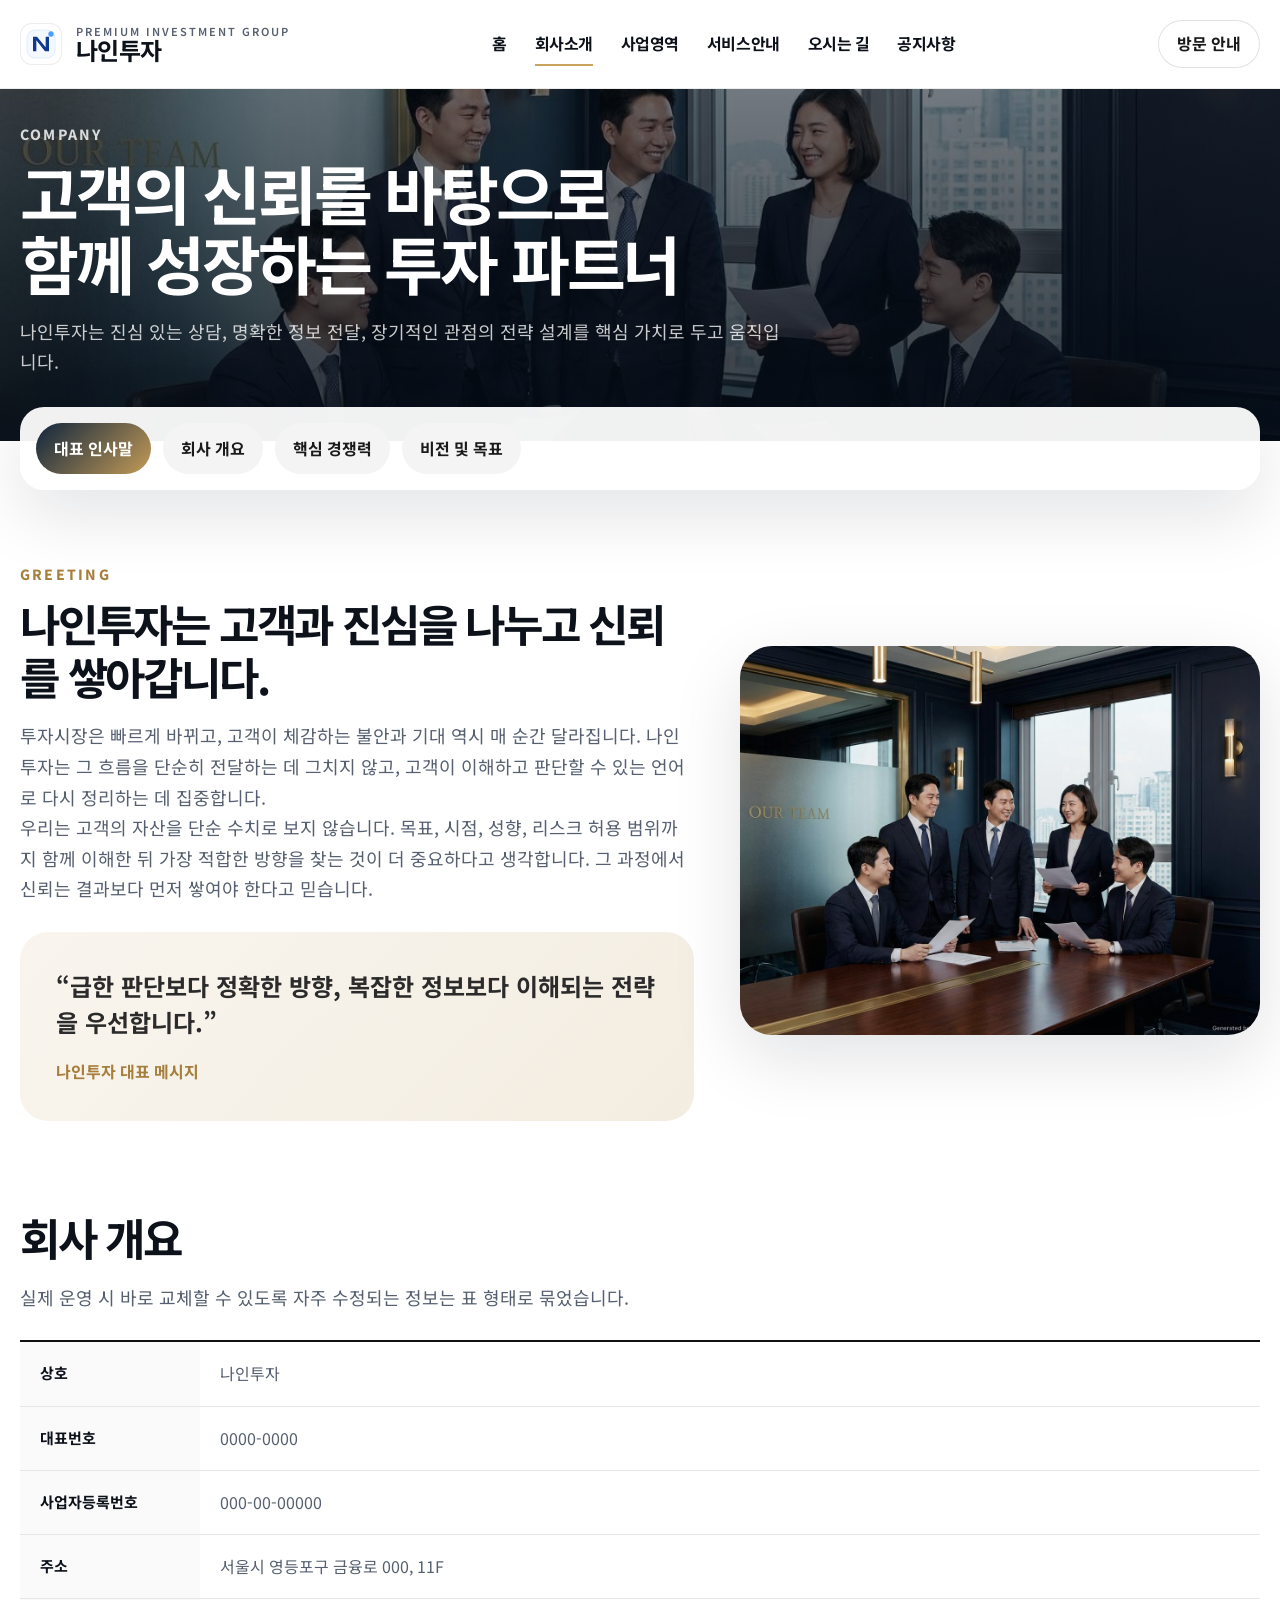
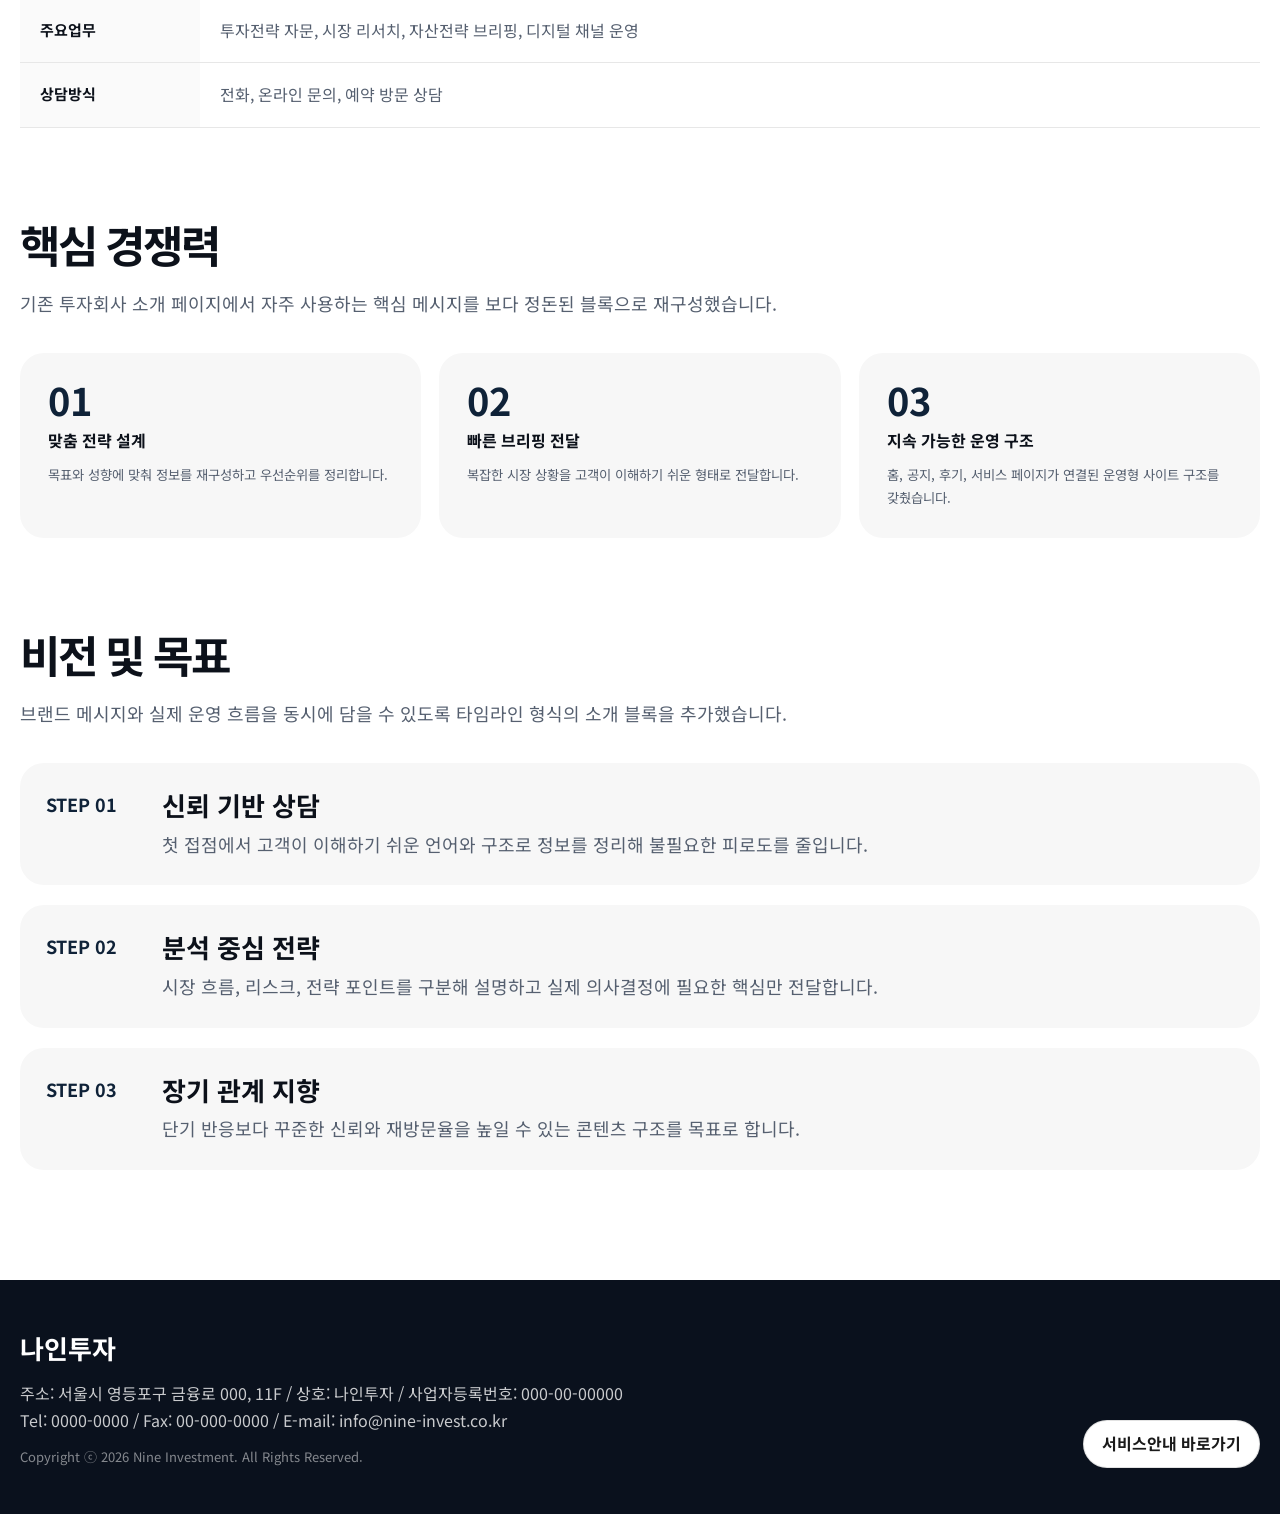
<file: pages/about/index.html>
<!DOCTYPE html>
<html lang="ko">
<head>
  <meta charset="UTF-8">
  <meta name="viewport" content="width=device-width, initial-scale=1.0">
  <title>회사소개 | 나인투자</title>
  <meta name="description" content="나인투자의 인사말, 회사개요, 핵심경쟁력, 비전을 확인할 수 있습니다.">
  <link rel="stylesheet" href="../../assets/css/style.css">
</head>
<body>
  <header class="site-header">
    <div class="container site-header__inner">
      <a class="brand" href="../../index.html" aria-label="나인투자 홈">
        <span class="brand__mark"><img src="../../n-logo-core.svg" alt="나인투자 로고"></span>
        <span class="brand__name">
          <small>PREMIUM INVESTMENT GROUP</small>
          <strong>나인투자</strong>
        </span>
      </a>

      <nav class="site-nav" aria-label="주요 메뉴">
        <a href="../../index.html">홈</a>
        <a href="../about/index.html">회사소개</a>
        <a href="../business/index.html">사업영역</a>
        <a href="../service/index.html">서비스안내</a>
        <a href="../location/index.html">오시는 길</a>
        <a href="../news/index.html">공지사항</a>
      </nav>

      <div class="header-cta">
        <a class="pill pill--ghost" href="../location/index.html">방문 안내</a>
      </div>

      <button class="nav-toggle" type="button" aria-label="모바일 메뉴 열기">
        <span></span>
      </button>
    </div>
  </header>

  <main>
    <section class="sub-hero" style="background-image:url('../../assets/images/about_team.jpg')">
      <div class="container sub-hero__inner">
        <span>COMPANY</span>
        <h1>고객의 신뢰를 바탕으로<br>함께 성장하는 투자 파트너</h1>
        <p>나인투자는 진심 있는 상담, 명확한 정보 전달, 장기적인 관점의 전략 설계를 핵심 가치로 두고 움직입니다.</p>
      </div>
    </section>

    <div class="page-nav">
      <div class="container page-nav__inner">
        <a class="is-active" href="#greeting">대표 인사말</a>
        <a href="#overview">회사 개요</a>
        <a href="#strength">핵심 경쟁력</a>
        <a href="#vision">비전 및 목표</a>
      </div>
    </div>

    <section class="container">
      <div class="content-block" id="greeting">
        <div class="split">
          <div class="split__content">
            <span>GREETING</span>
            <h2>나인투자는 고객과 진심을 나누고 신뢰를 쌓아갑니다.</h2>
            <p>
              투자시장은 빠르게 바뀌고, 고객이 체감하는 불안과 기대 역시 매 순간 달라집니다.
              나인투자는 그 흐름을 단순히 전달하는 데 그치지 않고, 고객이 이해하고 판단할 수 있는 언어로 다시 정리하는 데 집중합니다.
            </p>
            <p>
              우리는 고객의 자산을 단순 수치로 보지 않습니다. 목표, 시점, 성향, 리스크 허용 범위까지 함께 이해한 뒤
              가장 적합한 방향을 찾는 것이 더 중요하다고 생각합니다. 그 과정에서 신뢰는 결과보다 먼저 쌓여야 한다고 믿습니다.
            </p>
            <div class="quote-box">
              <p>“급한 판단보다 정확한 방향, 복잡한 정보보다 이해되는 전략을 우선합니다.”</p>
              <strong>나인투자 대표 메시지</strong>
            </div>
          </div>
          <div class="image-frame">
            <img src="../../assets/images/about_team.jpg" alt="나인투자 팀">
          </div>
        </div>
      </div>

      <div class="content-block" id="overview">
        <h2>회사 개요</h2>
        <p>실제 운영 시 바로 교체할 수 있도록 자주 수정되는 정보는 표 형태로 묶었습니다.</p>
        <div class="table-wrap">
          <table>
            <tbody>
              <tr>
                <th>상호</th>
                <td>나인투자</td>
              </tr>
              <tr>
                <th>대표번호</th>
                <td>0000-0000</td>
              </tr>
              <tr>
                <th>사업자등록번호</th>
                <td>000-00-00000</td>
              </tr>
              <tr>
                <th>주소</th>
                <td>서울시 영등포구 금융로 000, 11F</td>
              </tr>
              <tr>
                <th>주요업무</th>
                <td>투자전략 자문, 시장 리서치, 자산전략 브리핑, 디지털 채널 운영</td>
              </tr>
              <tr>
                <th>상담방식</th>
                <td>전화, 온라인 문의, 예약 방문 상담</td>
              </tr>
            </tbody>
          </table>
        </div>
      </div>

      <div class="content-block" id="strength">
        <h2>핵심 경쟁력</h2>
        <p>기존 투자회사 소개 페이지에서 자주 사용하는 핵심 메시지를 보다 정돈된 블록으로 재구성했습니다.</p>
        <div class="metric-grid">
          <article class="metric">
            <strong>01</strong>
            <span>맞춤 전략 설계</span>
            <small>목표와 성향에 맞춰 정보를 재구성하고 우선순위를 정리합니다.</small>
          </article>
          <article class="metric">
            <strong>02</strong>
            <span>빠른 브리핑 전달</span>
            <small>복잡한 시장 상황을 고객이 이해하기 쉬운 형태로 전달합니다.</small>
          </article>
          <article class="metric">
            <strong>03</strong>
            <span>지속 가능한 운영 구조</span>
            <small>홈, 공지, 후기, 서비스 페이지가 연결된 운영형 사이트 구조를 갖췄습니다.</small>
          </article>
        </div>
      </div>

      <div class="content-block" id="vision">
        <h2>비전 및 목표</h2>
        <p>브랜드 메시지와 실제 운영 흐름을 동시에 담을 수 있도록 타임라인 형식의 소개 블록을 추가했습니다.</p>
        <div class="timeline">
          <article class="timeline__item">
            <strong>STEP 01</strong>
            <div>
              <h3>신뢰 기반 상담</h3>
              <p>첫 접점에서 고객이 이해하기 쉬운 언어와 구조로 정보를 정리해 불필요한 피로도를 줄입니다.</p>
            </div>
          </article>
          <article class="timeline__item">
            <strong>STEP 02</strong>
            <div>
              <h3>분석 중심 전략</h3>
              <p>시장 흐름, 리스크, 전략 포인트를 구분해 설명하고 실제 의사결정에 필요한 핵심만 전달합니다.</p>
            </div>
          </article>
          <article class="timeline__item">
            <strong>STEP 03</strong>
            <div>
              <h3>장기 관계 지향</h3>
              <p>단기 반응보다 꾸준한 신뢰와 재방문율을 높일 수 있는 콘텐츠 구조를 목표로 합니다.</p>
            </div>
          </article>
        </div>
      </div>
    </section>
  </main>

  <footer class="site-footer">
    <div class="container site-footer__inner">
      <div>
        <h2>나인투자</h2>
        <p>주소: 서울시 영등포구 금융로 000, 11F / 상호: 나인투자 / 사업자등록번호: 000-00-00000</p>
        <p>Tel: 0000-0000 / Fax: 00-000-0000 / E-mail: info@nine-invest.co.kr</p>
        <small>Copyright ⓒ <span data-current-year></span> Nine Investment. All Rights Reserved.</small>
      </div>
      <a class="pill pill--ghost" href="../service/index.html">서비스안내 바로가기</a>
    </div>
  </footer>

  <script src="../../assets/js/site.js"></script>
</body>
</html>
</file>
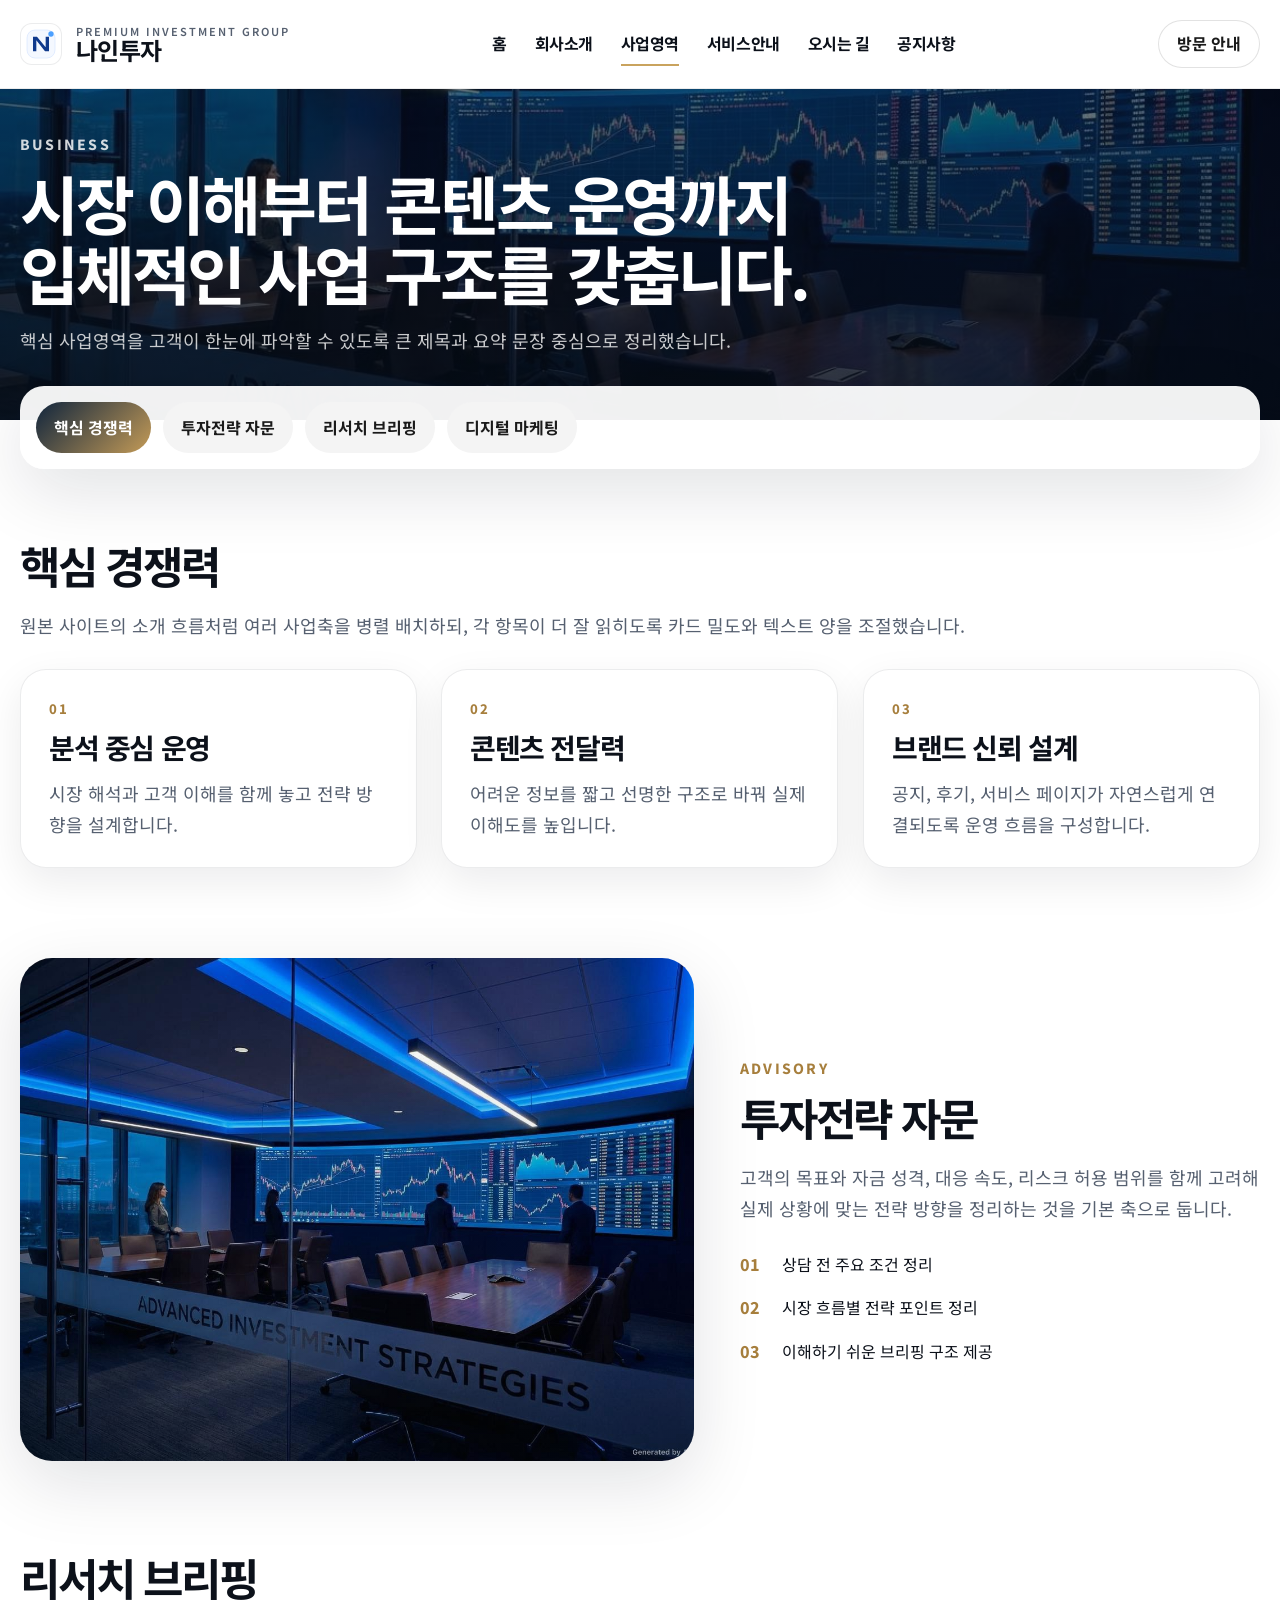
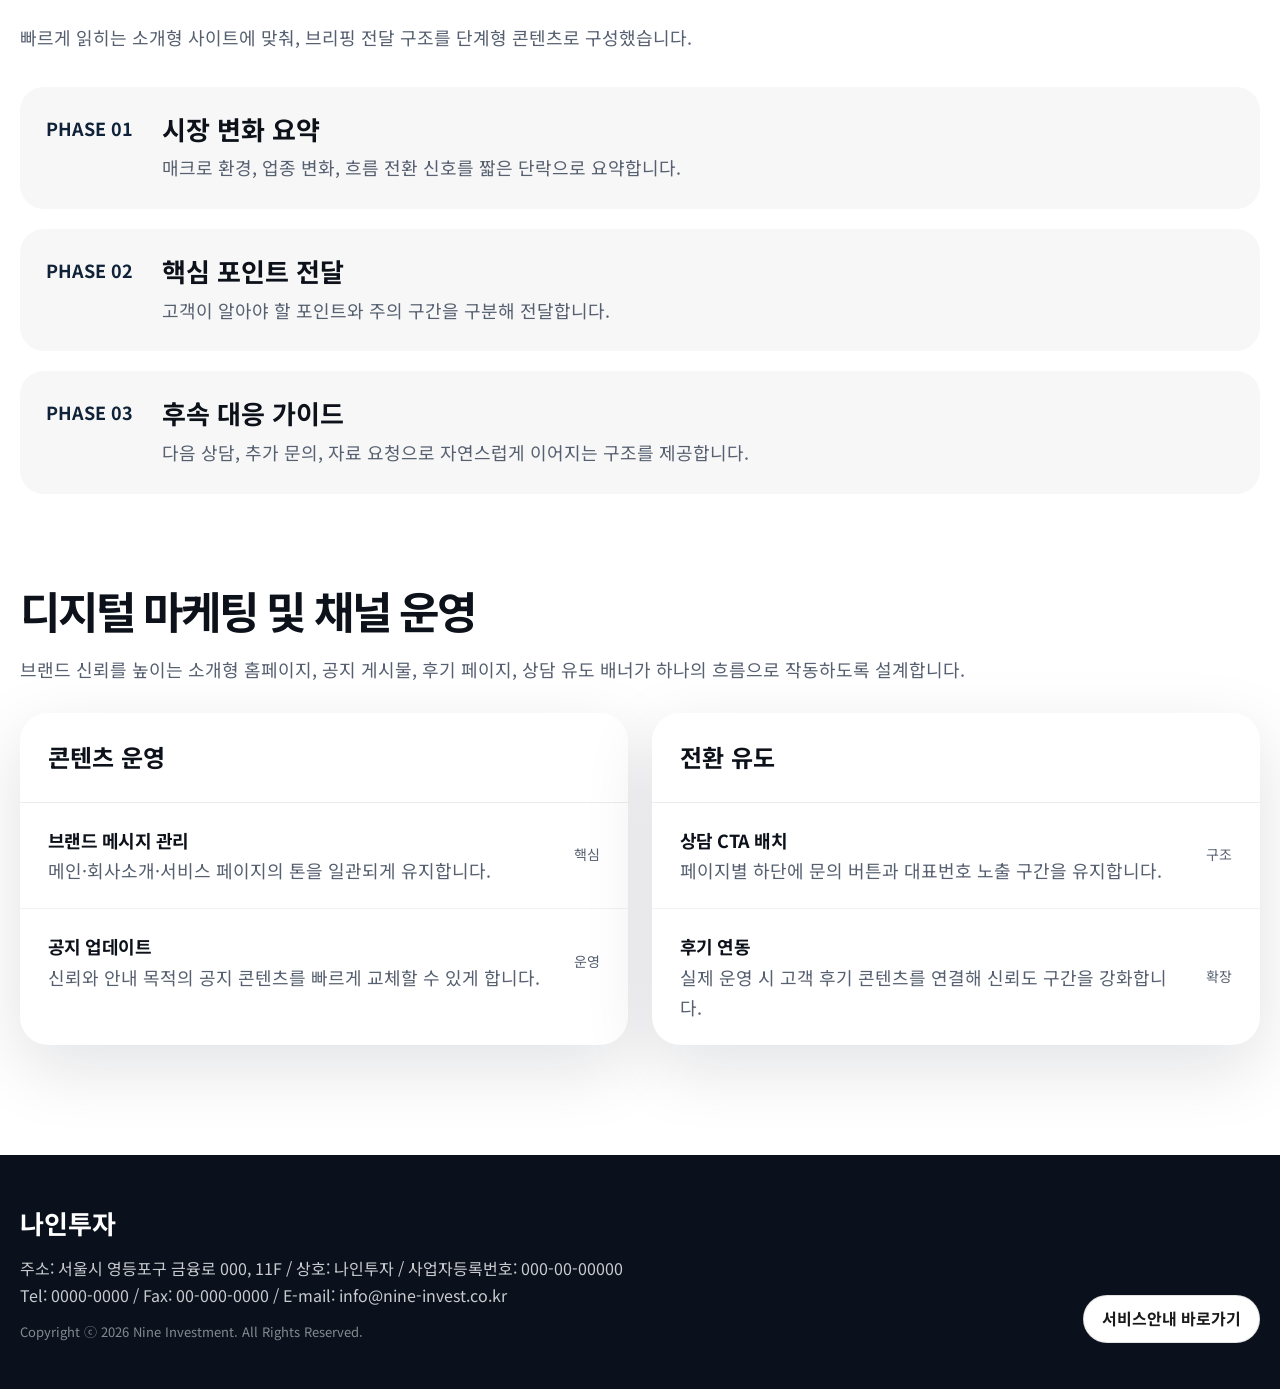
<file: pages/business/index.html>
<!DOCTYPE html>
<html lang="ko">
<head>
  <meta charset="UTF-8">
  <meta name="viewport" content="width=device-width, initial-scale=1.0">
  <title>사업영역 | 나인투자</title>
  <meta name="description" content="나인투자의 주요 사업영역과 운영 방향을 확인할 수 있습니다.">
  <link rel="stylesheet" href="../../assets/css/style.css">
</head>
<body>
  <header class="site-header">
    <div class="container site-header__inner">
      <a class="brand" href="../../index.html" aria-label="나인투자 홈">
        <span class="brand__mark"><img src="../../n-logo-core.svg" alt="나인투자 로고"></span>
        <span class="brand__name">
          <small>PREMIUM INVESTMENT GROUP</small>
          <strong>나인투자</strong>
        </span>
      </a>

      <nav class="site-nav" aria-label="주요 메뉴">
        <a href="../../index.html">홈</a>
        <a href="../about/index.html">회사소개</a>
        <a href="../business/index.html">사업영역</a>
        <a href="../service/index.html">서비스안내</a>
        <a href="../location/index.html">오시는 길</a>
        <a href="../news/index.html">공지사항</a>
      </nav>

      <div class="header-cta">
        <a class="pill pill--ghost" href="../location/index.html">방문 안내</a>
      </div>

      <button class="nav-toggle" type="button" aria-label="모바일 메뉴 열기">
        <span></span>
      </button>
    </div>
  </header>

  <main>
    <section class="sub-hero" style="background-image:url('../../assets/images/service_strategy.jpg')">
      <div class="container sub-hero__inner">
        <span>BUSINESS</span>
        <h1>시장 이해부터 콘텐츠 운영까지<br>입체적인 사업 구조를 갖춥니다.</h1>
        <p>핵심 사업영역을 고객이 한눈에 파악할 수 있도록 큰 제목과 요약 문장 중심으로 정리했습니다.</p>
      </div>
    </section>

    <div class="page-nav">
      <div class="container page-nav__inner">
        <a class="is-active" href="#core">핵심 경쟁력</a>
        <a href="#advisory">투자전략 자문</a>
        <a href="#research">리서치 브리핑</a>
        <a href="#marketing">디지털 마케팅</a>
      </div>
    </div>

    <section class="container">
      <div class="content-block" id="core">
        <h2>핵심 경쟁력</h2>
        <p>원본 사이트의 소개 흐름처럼 여러 사업축을 병렬 배치하되, 각 항목이 더 잘 읽히도록 카드 밀도와 텍스트 양을 조절했습니다.</p>
        <div class="cards space-top">
          <article class="card">
            <div class="card__body">
              <div class="card__index">01</div>
              <h3>분석 중심 운영</h3>
              <p>시장 해석과 고객 이해를 함께 놓고 전략 방향을 설계합니다.</p>
            </div>
          </article>
          <article class="card">
            <div class="card__body">
              <div class="card__index">02</div>
              <h3>콘텐츠 전달력</h3>
              <p>어려운 정보를 짧고 선명한 구조로 바꿔 실제 이해도를 높입니다.</p>
            </div>
          </article>
          <article class="card">
            <div class="card__body">
              <div class="card__index">03</div>
              <h3>브랜드 신뢰 설계</h3>
              <p>공지, 후기, 서비스 페이지가 자연스럽게 연결되도록 운영 흐름을 구성합니다.</p>
            </div>
          </article>
        </div>
      </div>

      <div class="content-block" id="advisory">
        <div class="split">
          <div class="image-frame">
            <img src="../../assets/images/service_strategy.jpg" alt="전략 회의 화면">
          </div>
          <div class="split__content">
            <span>ADVISORY</span>
            <h2>투자전략 자문</h2>
            <p>
              고객의 목표와 자금 성격, 대응 속도, 리스크 허용 범위를 함께 고려해
              실제 상황에 맞는 전략 방향을 정리하는 것을 기본 축으로 둡니다.
            </p>
            <ul class="bullet-list">
              <li>상담 전 주요 조건 정리</li>
              <li>시장 흐름별 전략 포인트 정리</li>
              <li>이해하기 쉬운 브리핑 구조 제공</li>
            </ul>
          </div>
        </div>
      </div>

      <div class="content-block" id="research">
        <h2>리서치 브리핑</h2>
        <p>빠르게 읽히는 소개형 사이트에 맞춰, 브리핑 전달 구조를 단계형 콘텐츠로 구성했습니다.</p>
        <div class="timeline">
          <article class="timeline__item">
            <strong>PHASE 01</strong>
            <div>
              <h3>시장 변화 요약</h3>
              <p>매크로 환경, 업종 변화, 흐름 전환 신호를 짧은 단락으로 요약합니다.</p>
            </div>
          </article>
          <article class="timeline__item">
            <strong>PHASE 02</strong>
            <div>
              <h3>핵심 포인트 전달</h3>
              <p>고객이 알아야 할 포인트와 주의 구간을 구분해 전달합니다.</p>
            </div>
          </article>
          <article class="timeline__item">
            <strong>PHASE 03</strong>
            <div>
              <h3>후속 대응 가이드</h3>
              <p>다음 상담, 추가 문의, 자료 요청으로 자연스럽게 이어지는 구조를 제공합니다.</p>
            </div>
          </article>
        </div>
      </div>

      <div class="content-block" id="marketing">
        <h2>디지털 마케팅 및 채널 운영</h2>
        <p>브랜드 신뢰를 높이는 소개형 홈페이지, 공지 게시물, 후기 페이지, 상담 유도 배너가 하나의 흐름으로 작동하도록 설계합니다.</p>
        <div class="news-grid space-top">
          <article class="news-list">
            <div class="news-list__head">
              <h3>콘텐츠 운영</h3>
            </div>
            <ul class="news-list__items">
              <li>
                <div>
                  <strong>브랜드 메시지 관리</strong>
                  <p>메인·회사소개·서비스 페이지의 톤을 일관되게 유지합니다.</p>
                </div>
                <span>핵심</span>
              </li>
              <li>
                <div>
                  <strong>공지 업데이트</strong>
                  <p>신뢰와 안내 목적의 공지 콘텐츠를 빠르게 교체할 수 있게 합니다.</p>
                </div>
                <span>운영</span>
              </li>
            </ul>
          </article>

          <article class="news-list">
            <div class="news-list__head">
              <h3>전환 유도</h3>
            </div>
            <ul class="news-list__items">
              <li>
                <div>
                  <strong>상담 CTA 배치</strong>
                  <p>페이지별 하단에 문의 버튼과 대표번호 노출 구간을 유지합니다.</p>
                </div>
                <span>구조</span>
              </li>
              <li>
                <div>
                  <strong>후기 연동</strong>
                  <p>실제 운영 시 고객 후기 콘텐츠를 연결해 신뢰도 구간을 강화합니다.</p>
                </div>
                <span>확장</span>
              </li>
            </ul>
          </article>
        </div>
      </div>
    </section>
  </main>

  <footer class="site-footer">
    <div class="container site-footer__inner">
      <div>
        <h2>나인투자</h2>
        <p>주소: 서울시 영등포구 금융로 000, 11F / 상호: 나인투자 / 사업자등록번호: 000-00-00000</p>
        <p>Tel: 0000-0000 / Fax: 00-000-0000 / E-mail: info@nine-invest.co.kr</p>
        <small>Copyright ⓒ <span data-current-year></span> Nine Investment. All Rights Reserved.</small>
      </div>
      <a class="pill pill--ghost" href="../service/index.html">서비스안내 바로가기</a>
    </div>
  </footer>

  <script src="../../assets/js/site.js"></script>
</body>
</html>
</file>
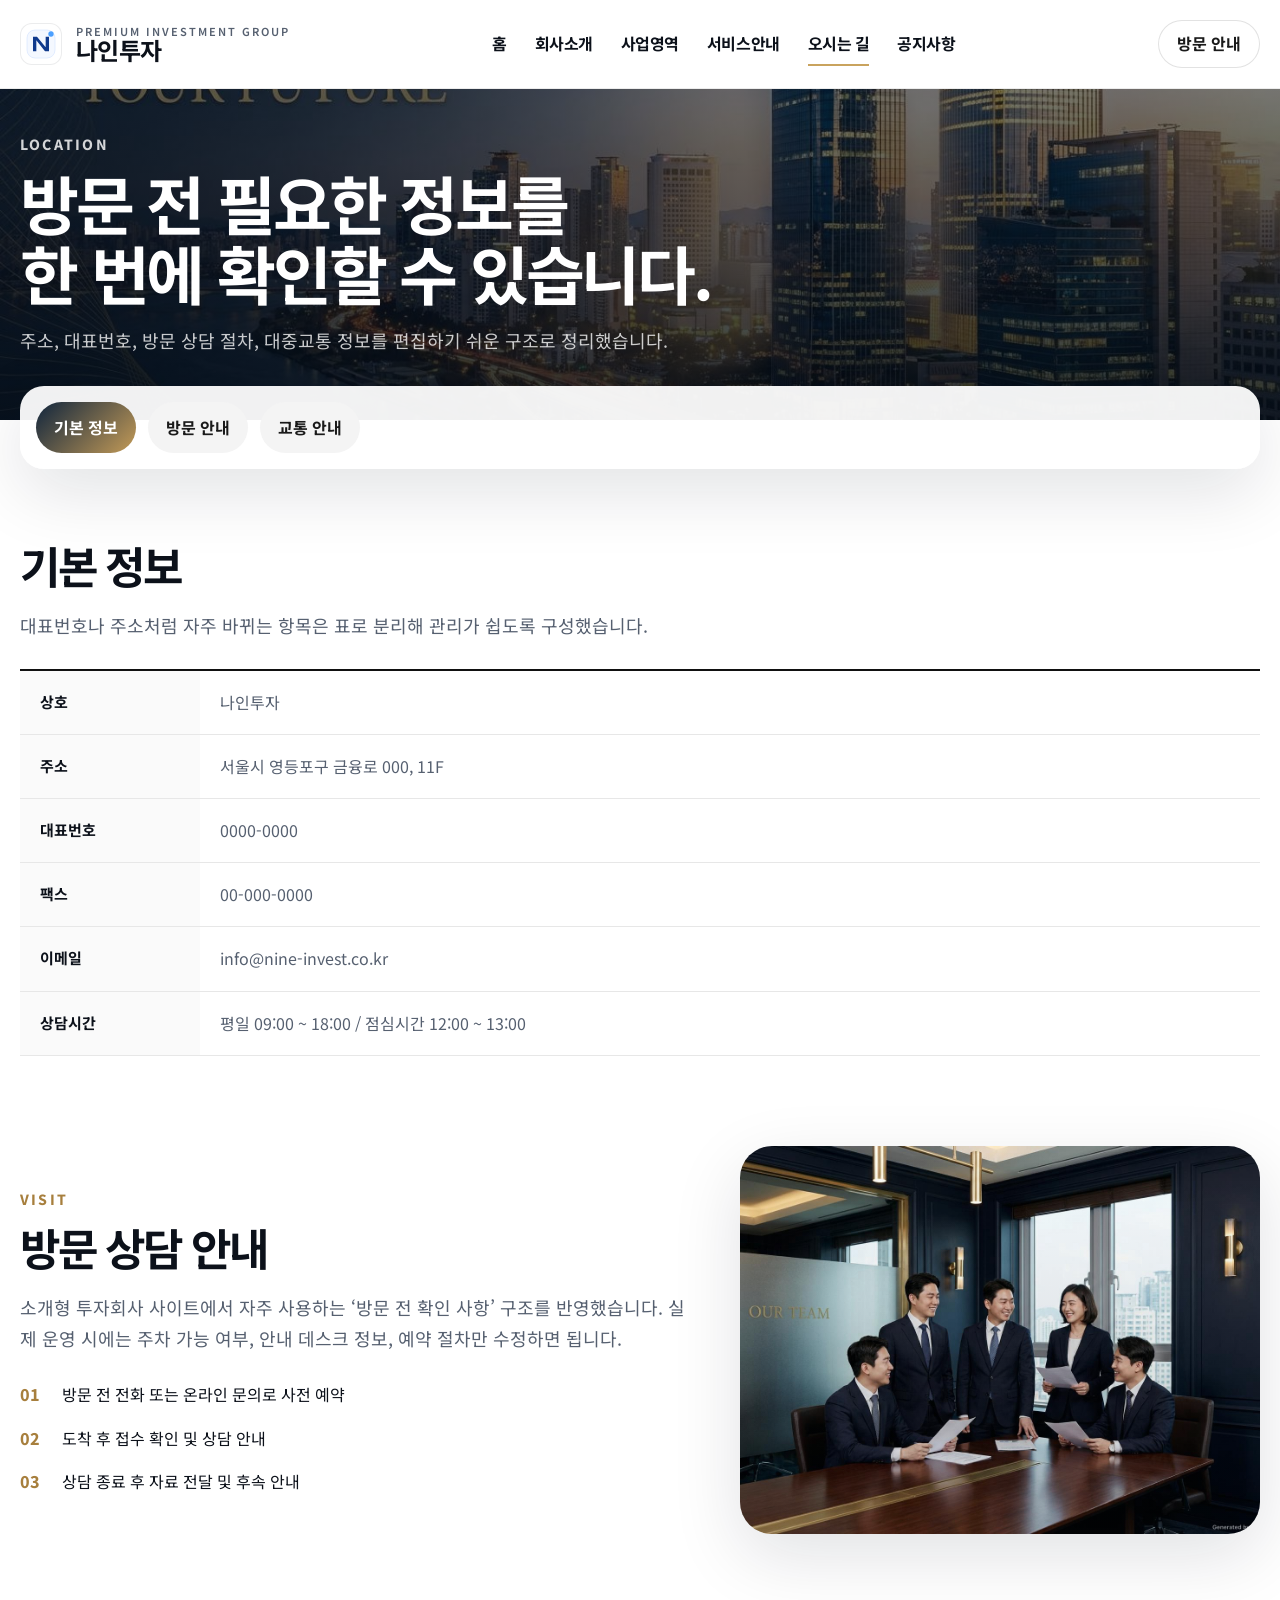
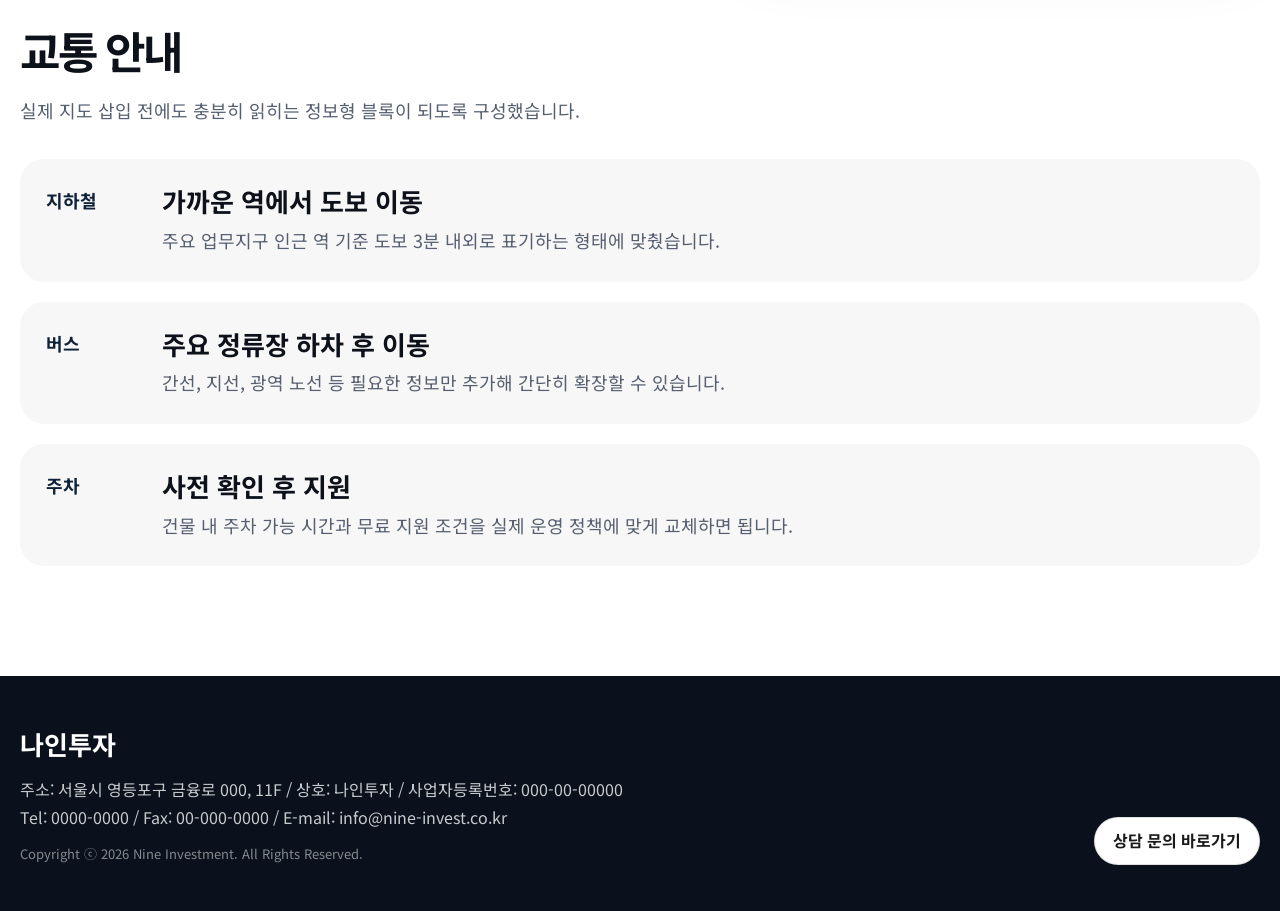
<file: pages/location/index.html>
<!DOCTYPE html>
<html lang="ko">
<head>
  <meta charset="UTF-8">
  <meta name="viewport" content="width=device-width, initial-scale=1.0">
  <title>오시는 길 | 나인투자</title>
  <meta name="description" content="나인투자의 위치와 방문 안내 정보를 확인할 수 있습니다.">
  <link rel="stylesheet" href="../../assets/css/style.css">
</head>
<body>
  <header class="site-header">
    <div class="container site-header__inner">
      <a class="brand" href="../../index.html" aria-label="나인투자 홈">
        <span class="brand__mark"><img src="../../n-logo-core.svg" alt="나인투자 로고"></span>
        <span class="brand__name">
          <small>PREMIUM INVESTMENT GROUP</small>
          <strong>나인투자</strong>
        </span>
      </a>

      <nav class="site-nav" aria-label="주요 메뉴">
        <a href="../../index.html">홈</a>
        <a href="../about/index.html">회사소개</a>
        <a href="../business/index.html">사업영역</a>
        <a href="../service/index.html">서비스안내</a>
        <a href="../location/index.html">오시는 길</a>
        <a href="../news/index.html">공지사항</a>
      </nav>

      <div class="header-cta">
        <a class="pill pill--ghost" href="../location/index.html">방문 안내</a>
      </div>

      <button class="nav-toggle" type="button" aria-label="모바일 메뉴 열기">
        <span></span>
      </button>
    </div>
  </header>

  <main>
    <section class="sub-hero" style="background-image:url('../../assets/images/hero_finance.jpg')">
      <div class="container sub-hero__inner">
        <span>LOCATION</span>
        <h1>방문 전 필요한 정보를<br>한 번에 확인할 수 있습니다.</h1>
        <p>주소, 대표번호, 방문 상담 절차, 대중교통 정보를 편집하기 쉬운 구조로 정리했습니다.</p>
      </div>
    </section>

    <div class="page-nav">
      <div class="container page-nav__inner">
        <a class="is-active" href="#address">기본 정보</a>
        <a href="#visit">방문 안내</a>
        <a href="#transport">교통 안내</a>
      </div>
    </div>

    <section class="container">
      <div class="content-block" id="address">
        <h2>기본 정보</h2>
        <p>대표번호나 주소처럼 자주 바뀌는 항목은 표로 분리해 관리가 쉽도록 구성했습니다.</p>
        <div class="table-wrap">
          <table>
            <tbody>
              <tr>
                <th>상호</th>
                <td>나인투자</td>
              </tr>
              <tr>
                <th>주소</th>
                <td>서울시 영등포구 금융로 000, 11F</td>
              </tr>
              <tr>
                <th>대표번호</th>
                <td>0000-0000</td>
              </tr>
              <tr>
                <th>팩스</th>
                <td>00-000-0000</td>
              </tr>
              <tr>
                <th>이메일</th>
                <td>info@nine-invest.co.kr</td>
              </tr>
              <tr>
                <th>상담시간</th>
                <td>평일 09:00 ~ 18:00 / 점심시간 12:00 ~ 13:00</td>
              </tr>
            </tbody>
          </table>
        </div>
      </div>

      <div class="content-block" id="visit">
        <div class="split">
          <div class="split__content">
            <span>VISIT</span>
            <h2>방문 상담 안내</h2>
            <p>
              소개형 투자회사 사이트에서 자주 사용하는 ‘방문 전 확인 사항’ 구조를 반영했습니다.
              실제 운영 시에는 주차 가능 여부, 안내 데스크 정보, 예약 절차만 수정하면 됩니다.
            </p>
            <ul class="bullet-list">
              <li>방문 전 전화 또는 온라인 문의로 사전 예약</li>
              <li>도착 후 접수 확인 및 상담 안내</li>
              <li>상담 종료 후 자료 전달 및 후속 안내</li>
            </ul>
          </div>
          <div class="image-frame">
            <img src="../../assets/images/about_team.jpg" alt="방문 상담 이미지">
          </div>
        </div>
      </div>

      <div class="content-block" id="transport">
        <h2>교통 안내</h2>
        <p>실제 지도 삽입 전에도 충분히 읽히는 정보형 블록이 되도록 구성했습니다.</p>
        <div class="timeline">
          <article class="timeline__item">
            <strong>지하철</strong>
            <div>
              <h3>가까운 역에서 도보 이동</h3>
              <p>주요 업무지구 인근 역 기준 도보 3분 내외로 표기하는 형태에 맞췄습니다.</p>
            </div>
          </article>
          <article class="timeline__item">
            <strong>버스</strong>
            <div>
              <h3>주요 정류장 하차 후 이동</h3>
              <p>간선, 지선, 광역 노선 등 필요한 정보만 추가해 간단히 확장할 수 있습니다.</p>
            </div>
          </article>
          <article class="timeline__item">
            <strong>주차</strong>
            <div>
              <h3>사전 확인 후 지원</h3>
              <p>건물 내 주차 가능 시간과 무료 지원 조건을 실제 운영 정책에 맞게 교체하면 됩니다.</p>
            </div>
          </article>
        </div>
      </div>
    </section>
  </main>

  <footer class="site-footer">
    <div class="container site-footer__inner">
      <div>
        <h2>나인투자</h2>
        <p>주소: 서울시 영등포구 금융로 000, 11F / 상호: 나인투자 / 사업자등록번호: 000-00-00000</p>
        <p>Tel: 0000-0000 / Fax: 00-000-0000 / E-mail: info@nine-invest.co.kr</p>
        <small>Copyright ⓒ <span data-current-year></span> Nine Investment. All Rights Reserved.</small>
      </div>
      <a class="pill pill--ghost" href="../service/index.html">상담 문의 바로가기</a>
    </div>
  </footer>

  <script src="../../assets/js/site.js"></script>
</body>
</html>
</file>
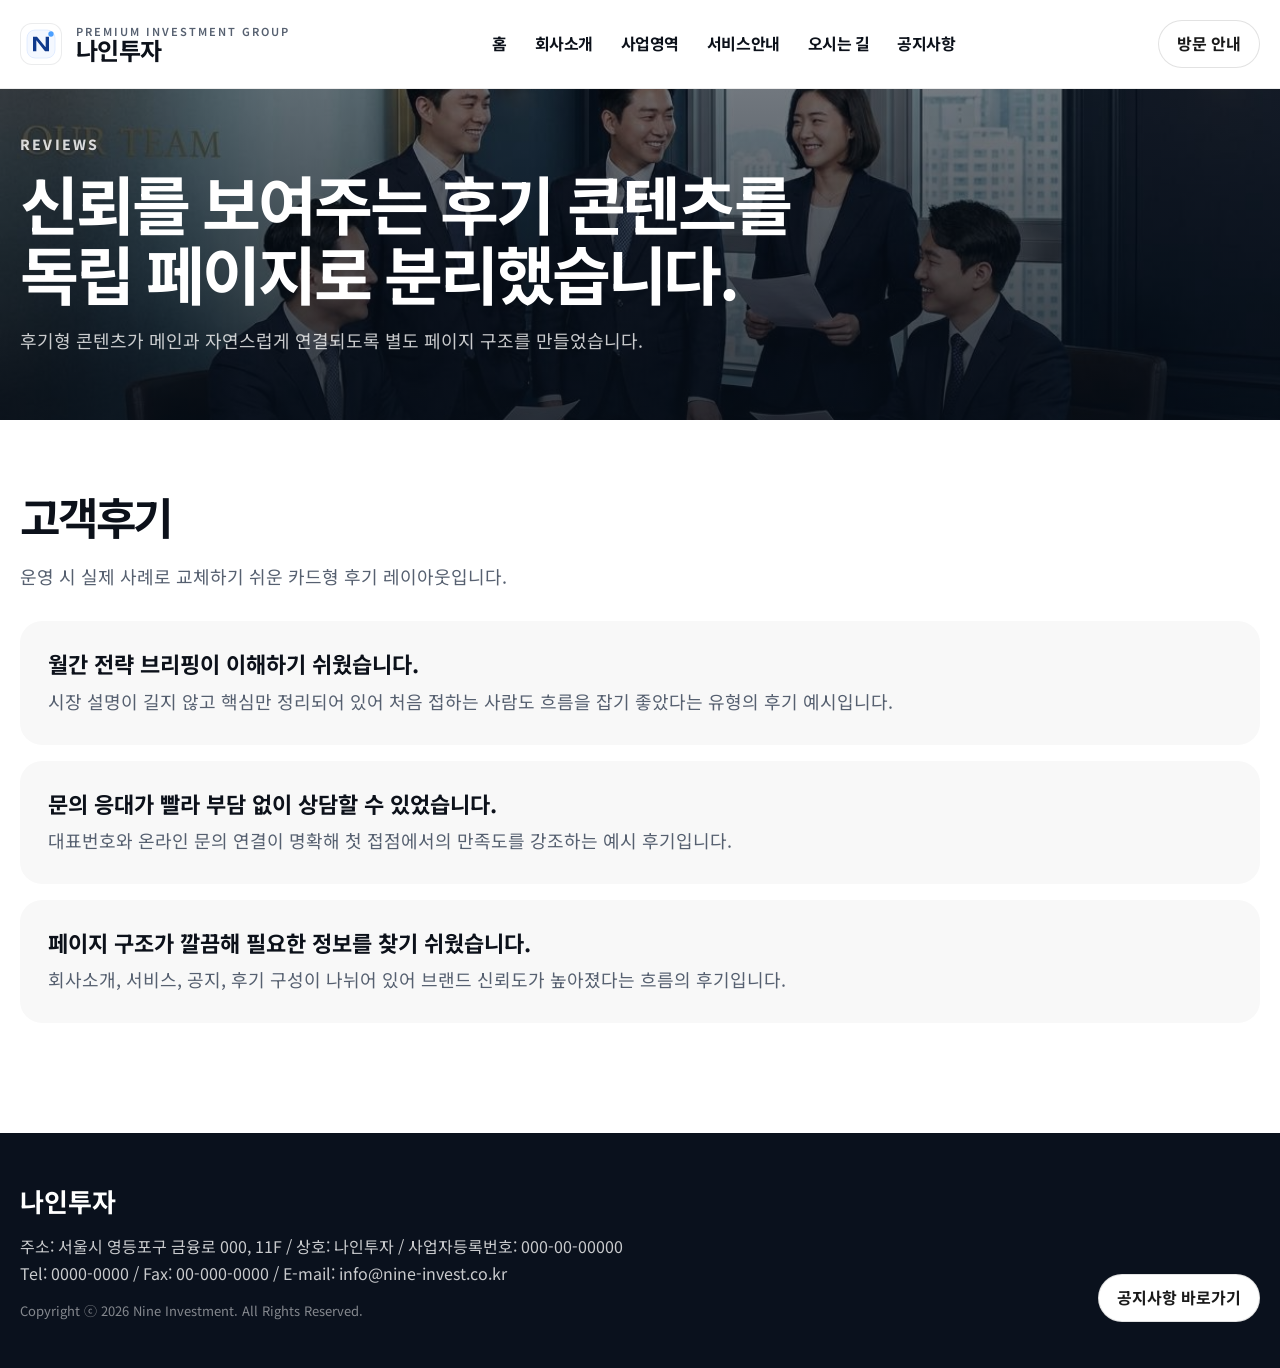
<file: pages/reviews/index.html>
<!DOCTYPE html>
<html lang="ko">
<head>
  <meta charset="UTF-8">
  <meta name="viewport" content="width=device-width, initial-scale=1.0">
  <title>고객후기 | 나인투자</title>
  <meta name="description" content="나인투자의 고객후기 예시 페이지입니다.">
  <link rel="stylesheet" href="../../assets/css/style.css">
</head>
<body>
  <header class="site-header">
    <div class="container site-header__inner">
      <a class="brand" href="../../index.html" aria-label="나인투자 홈">
        <span class="brand__mark"><img src="../../n-logo-core.svg" alt="나인투자 로고"></span>
        <span class="brand__name">
          <small>PREMIUM INVESTMENT GROUP</small>
          <strong>나인투자</strong>
        </span>
      </a>

      <nav class="site-nav" aria-label="주요 메뉴">
        <a href="../../index.html">홈</a>
        <a href="../about/index.html">회사소개</a>
        <a href="../business/index.html">사업영역</a>
        <a href="../service/index.html">서비스안내</a>
        <a href="../location/index.html">오시는 길</a>
        <a href="../news/index.html">공지사항</a>
      </nav>

      <div class="header-cta">
        <a class="pill pill--ghost" href="../location/index.html">방문 안내</a>
      </div>

      <button class="nav-toggle" type="button" aria-label="모바일 메뉴 열기">
        <span></span>
      </button>
    </div>
  </header>

  <main>
    <section class="sub-hero" style="background-image:url('../../assets/images/about_team.jpg')">
      <div class="container sub-hero__inner">
        <span>REVIEWS</span>
        <h1>신뢰를 보여주는 후기 콘텐츠를<br>독립 페이지로 분리했습니다.</h1>
        <p>후기형 콘텐츠가 메인과 자연스럽게 연결되도록 별도 페이지 구조를 만들었습니다.</p>
      </div>
    </section>

    <section class="container">
      <div class="content-block">
        <h2>고객후기</h2>
        <p>운영 시 실제 사례로 교체하기 쉬운 카드형 후기 레이아웃입니다.</p>
        <div class="faq-list">
          <article class="faq-item">
            <h3>월간 전략 브리핑이 이해하기 쉬웠습니다.</h3>
            <p>시장 설명이 길지 않고 핵심만 정리되어 있어 처음 접하는 사람도 흐름을 잡기 좋았다는 유형의 후기 예시입니다.</p>
          </article>
          <article class="faq-item">
            <h3>문의 응대가 빨라 부담 없이 상담할 수 있었습니다.</h3>
            <p>대표번호와 온라인 문의 연결이 명확해 첫 접점에서의 만족도를 강조하는 예시 후기입니다.</p>
          </article>
          <article class="faq-item">
            <h3>페이지 구조가 깔끔해 필요한 정보를 찾기 쉬웠습니다.</h3>
            <p>회사소개, 서비스, 공지, 후기 구성이 나뉘어 있어 브랜드 신뢰도가 높아졌다는 흐름의 후기입니다.</p>
          </article>
        </div>
      </div>
    </section>
  </main>

  <footer class="site-footer">
    <div class="container site-footer__inner">
      <div>
        <h2>나인투자</h2>
        <p>주소: 서울시 영등포구 금융로 000, 11F / 상호: 나인투자 / 사업자등록번호: 000-00-00000</p>
        <p>Tel: 0000-0000 / Fax: 00-000-0000 / E-mail: info@nine-invest.co.kr</p>
        <small>Copyright ⓒ <span data-current-year></span> Nine Investment. All Rights Reserved.</small>
      </div>
      <a class="pill pill--ghost" href="../news/index.html">공지사항 바로가기</a>
    </div>
  </footer>

  <script src="../../assets/js/site.js"></script>
</body>
</html>
</file>
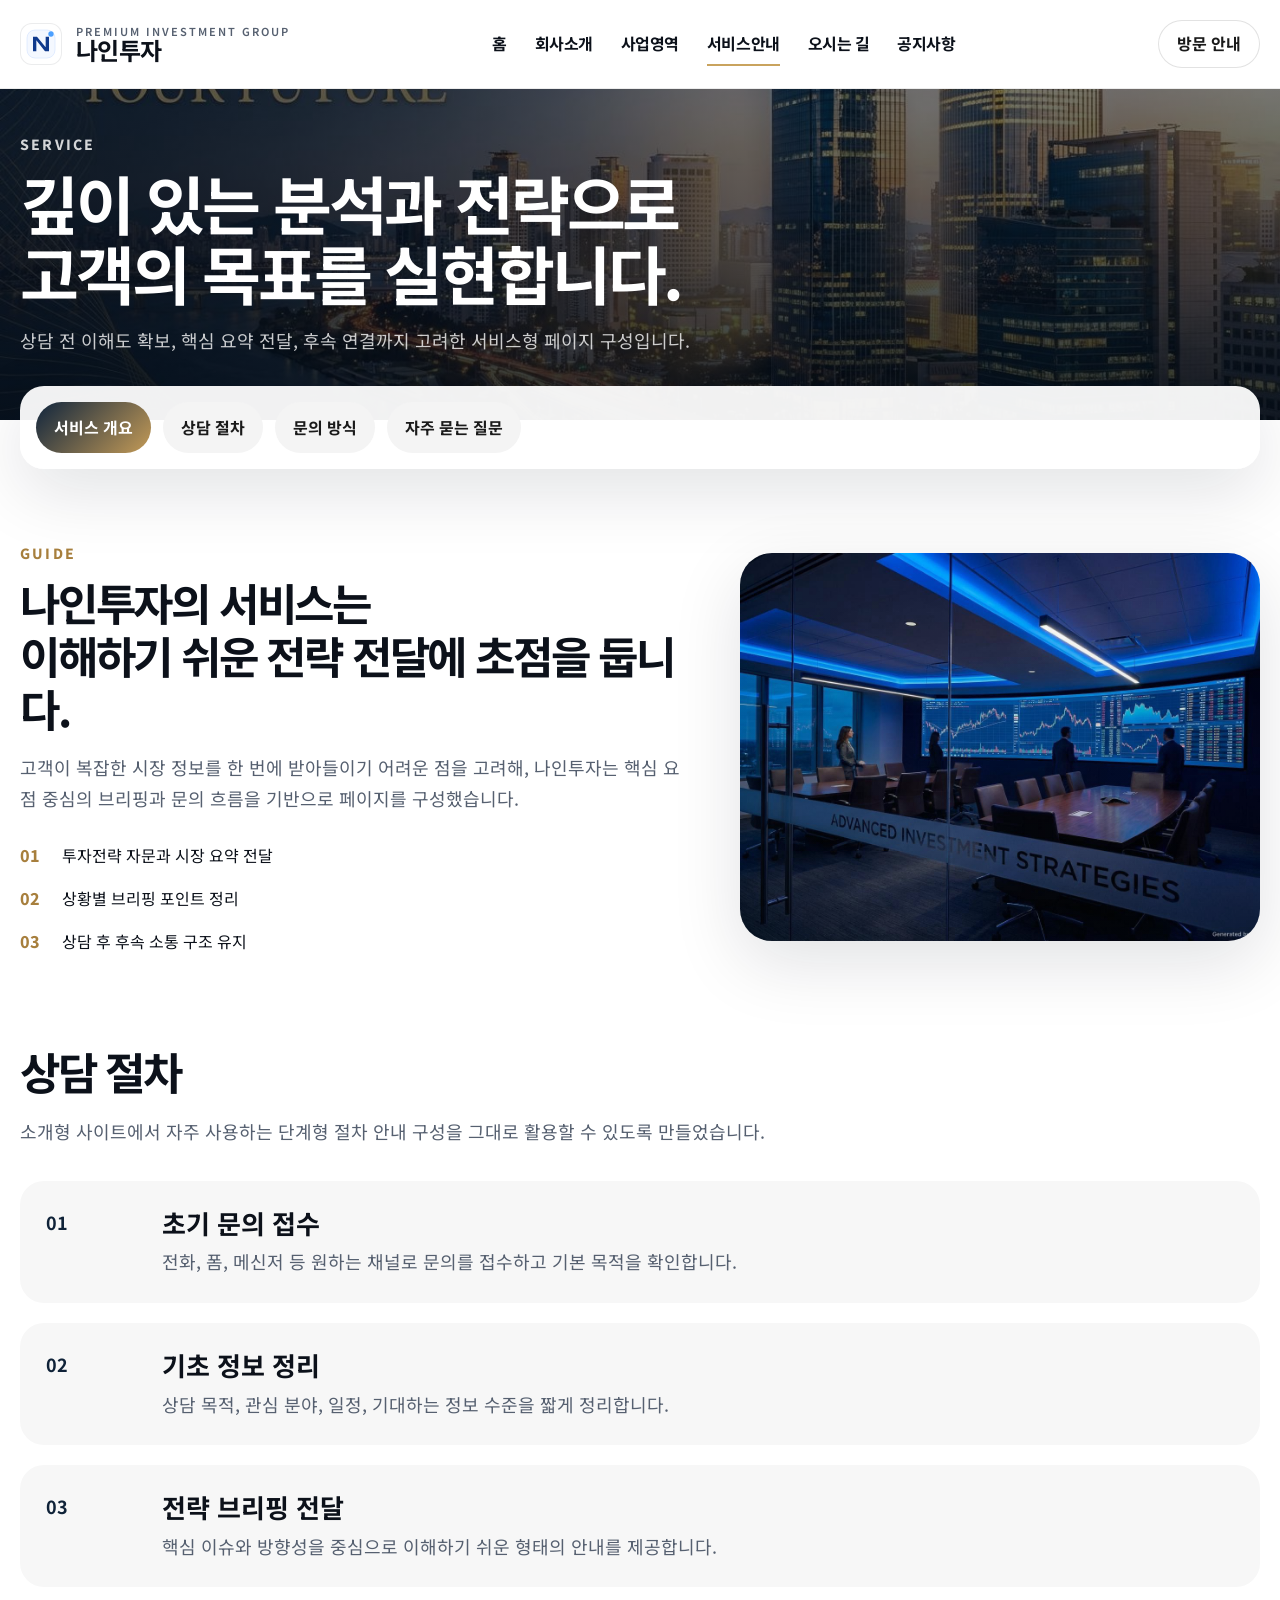
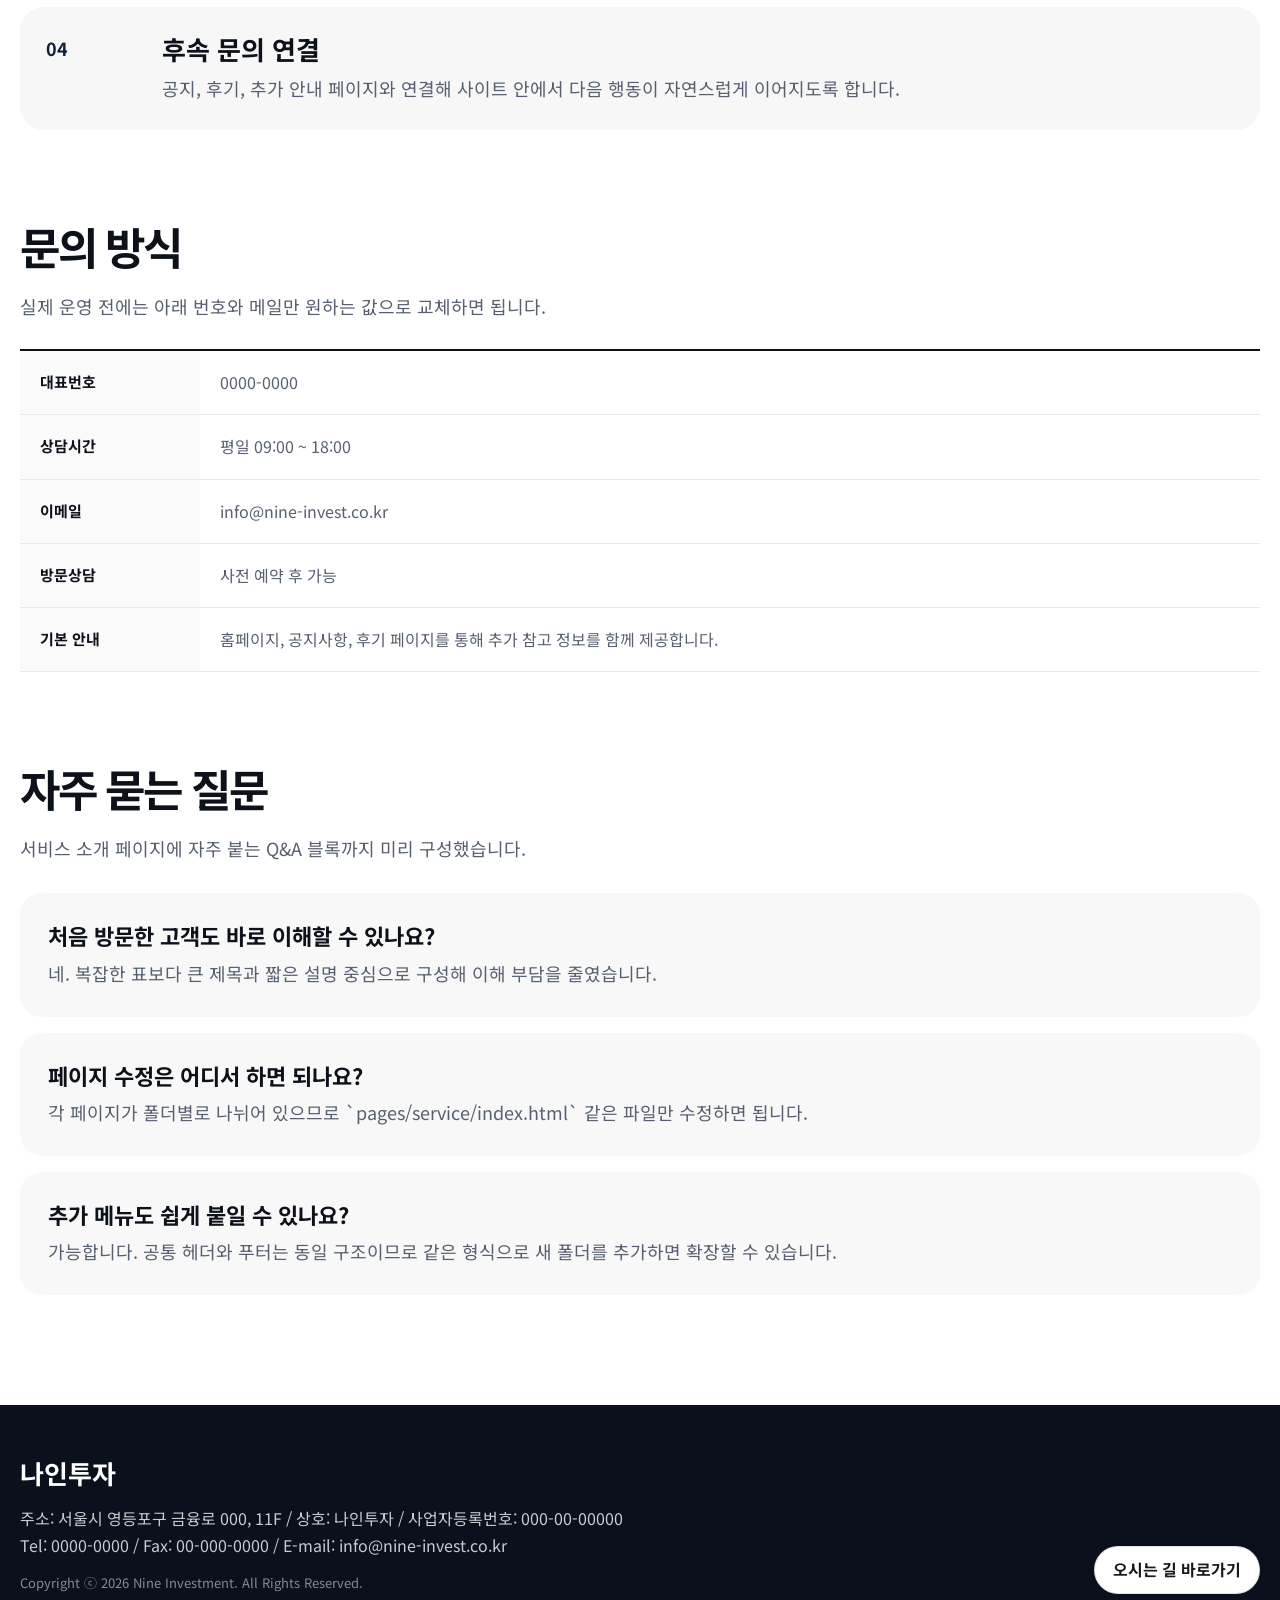
<file: pages/service/index.html>
<!DOCTYPE html>
<html lang="ko">
<head>
  <meta charset="UTF-8">
  <meta name="viewport" content="width=device-width, initial-scale=1.0">
  <title>서비스안내 | 나인투자</title>
  <meta name="description" content="나인투자의 서비스 구성과 상담 흐름을 확인할 수 있습니다.">
  <link rel="stylesheet" href="../../assets/css/style.css">
</head>
<body>
  <header class="site-header">
    <div class="container site-header__inner">
      <a class="brand" href="../../index.html" aria-label="나인투자 홈">
        <span class="brand__mark"><img src="../../n-logo-core.svg" alt="나인투자 로고"></span>
        <span class="brand__name">
          <small>PREMIUM INVESTMENT GROUP</small>
          <strong>나인투자</strong>
        </span>
      </a>

      <nav class="site-nav" aria-label="주요 메뉴">
        <a href="../../index.html">홈</a>
        <a href="../about/index.html">회사소개</a>
        <a href="../business/index.html">사업영역</a>
        <a href="../service/index.html">서비스안내</a>
        <a href="../location/index.html">오시는 길</a>
        <a href="../news/index.html">공지사항</a>
      </nav>

      <div class="header-cta">
        <a class="pill pill--ghost" href="../location/index.html">방문 안내</a>
      </div>

      <button class="nav-toggle" type="button" aria-label="모바일 메뉴 열기">
        <span></span>
      </button>
    </div>
  </header>

  <main>
    <section class="sub-hero" style="background-image:url('../../assets/images/hero_finance.jpg')">
      <div class="container sub-hero__inner">
        <span>SERVICE</span>
        <h1>깊이 있는 분석과 전략으로<br>고객의 목표를 실현합니다.</h1>
        <p>상담 전 이해도 확보, 핵심 요약 전달, 후속 연결까지 고려한 서비스형 페이지 구성입니다.</p>
      </div>
    </section>

    <div class="page-nav">
      <div class="container page-nav__inner">
        <a class="is-active" href="#guide">서비스 개요</a>
        <a href="#process">상담 절차</a>
        <a href="#contact">문의 방식</a>
        <a href="#faq">자주 묻는 질문</a>
      </div>
    </div>

    <section class="container">
      <div class="content-block" id="guide">
        <div class="split">
          <div class="split__content">
            <span>GUIDE</span>
            <h2>나인투자의 서비스는<br>이해하기 쉬운 전략 전달에 초점을 둡니다.</h2>
            <p>
              고객이 복잡한 시장 정보를 한 번에 받아들이기 어려운 점을 고려해,
              나인투자는 핵심 요점 중심의 브리핑과 문의 흐름을 기반으로 페이지를 구성했습니다.
            </p>
            <ul class="bullet-list">
              <li>투자전략 자문과 시장 요약 전달</li>
              <li>상황별 브리핑 포인트 정리</li>
              <li>상담 후 후속 소통 구조 유지</li>
            </ul>
          </div>
          <div class="image-frame">
            <img src="../../assets/images/service_strategy.jpg" alt="서비스 전략 이미지">
          </div>
        </div>
      </div>

      <div class="content-block" id="process">
        <h2>상담 절차</h2>
        <p>소개형 사이트에서 자주 사용하는 단계형 절차 안내 구성을 그대로 활용할 수 있도록 만들었습니다.</p>
        <div class="timeline">
          <article class="timeline__item">
            <strong>01</strong>
            <div>
              <h3>초기 문의 접수</h3>
              <p>전화, 폼, 메신저 등 원하는 채널로 문의를 접수하고 기본 목적을 확인합니다.</p>
            </div>
          </article>
          <article class="timeline__item">
            <strong>02</strong>
            <div>
              <h3>기초 정보 정리</h3>
              <p>상담 목적, 관심 분야, 일정, 기대하는 정보 수준을 짧게 정리합니다.</p>
            </div>
          </article>
          <article class="timeline__item">
            <strong>03</strong>
            <div>
              <h3>전략 브리핑 전달</h3>
              <p>핵심 이슈와 방향성을 중심으로 이해하기 쉬운 형태의 안내를 제공합니다.</p>
            </div>
          </article>
          <article class="timeline__item">
            <strong>04</strong>
            <div>
              <h3>후속 문의 연결</h3>
              <p>공지, 후기, 추가 안내 페이지와 연결해 사이트 안에서 다음 행동이 자연스럽게 이어지도록 합니다.</p>
            </div>
          </article>
        </div>
      </div>

      <div class="content-block" id="contact">
        <h2>문의 방식</h2>
        <p>실제 운영 전에는 아래 번호와 메일만 원하는 값으로 교체하면 됩니다.</p>
        <div class="table-wrap">
          <table>
            <tbody>
              <tr>
                <th>대표번호</th>
                <td>0000-0000</td>
              </tr>
              <tr>
                <th>상담시간</th>
                <td>평일 09:00 ~ 18:00</td>
              </tr>
              <tr>
                <th>이메일</th>
                <td>info@nine-invest.co.kr</td>
              </tr>
              <tr>
                <th>방문상담</th>
                <td>사전 예약 후 가능</td>
              </tr>
              <tr>
                <th>기본 안내</th>
                <td>홈페이지, 공지사항, 후기 페이지를 통해 추가 참고 정보를 함께 제공합니다.</td>
              </tr>
            </tbody>
          </table>
        </div>
      </div>

      <div class="content-block" id="faq">
        <h2>자주 묻는 질문</h2>
        <p>서비스 소개 페이지에 자주 붙는 Q&A 블록까지 미리 구성했습니다.</p>
        <div class="faq-list">
          <article class="faq-item">
            <h3>처음 방문한 고객도 바로 이해할 수 있나요?</h3>
            <p>네. 복잡한 표보다 큰 제목과 짧은 설명 중심으로 구성해 이해 부담을 줄였습니다.</p>
          </article>
          <article class="faq-item">
            <h3>페이지 수정은 어디서 하면 되나요?</h3>
            <p>각 페이지가 폴더별로 나뉘어 있으므로 `pages/service/index.html` 같은 파일만 수정하면 됩니다.</p>
          </article>
          <article class="faq-item">
            <h3>추가 메뉴도 쉽게 붙일 수 있나요?</h3>
            <p>가능합니다. 공통 헤더와 푸터는 동일 구조이므로 같은 형식으로 새 폴더를 추가하면 확장할 수 있습니다.</p>
          </article>
        </div>
      </div>
    </section>
  </main>

  <footer class="site-footer">
    <div class="container site-footer__inner">
      <div>
        <h2>나인투자</h2>
        <p>주소: 서울시 영등포구 금융로 000, 11F / 상호: 나인투자 / 사업자등록번호: 000-00-00000</p>
        <p>Tel: 0000-0000 / Fax: 00-000-0000 / E-mail: info@nine-invest.co.kr</p>
        <small>Copyright ⓒ <span data-current-year></span> Nine Investment. All Rights Reserved.</small>
      </div>
      <a class="pill pill--ghost" href="../location/index.html">오시는 길 바로가기</a>
    </div>
  </footer>

  <script src="../../assets/js/site.js"></script>
</body>
</html>
</file>
<file: assets/css/style.css>
@import url('https://fonts.googleapis.com/css2?family=Noto+Sans+KR:wght@300;400;500;700;900&display=swap');

:root {
  --bg: #ffffff;
  --bg-soft: #f7f9fc;
  --surface: #f6f8fb;
  --surface-strong: #0d1b2c;
  --surface-dark: #0a111d;
  --text: #0c111a;
  --text-soft: #566070;
  --line: rgba(12, 17, 26, 0.1);
  --line-strong: rgba(255, 255, 255, 0.16);
  --primary: #c9a35e;
  --primary-strong: #a77f3d;
  --accent: #2d7cff;
  --shadow: 0 22px 70px rgba(9, 18, 31, 0.12);
  --shadow-soft: 0 14px 40px rgba(9, 18, 31, 0.08);
  --radius: 26px;
  --radius-sm: 18px;
  --max: 1240px;
  --ring: 0 0 0 4px rgba(45, 124, 255, 0.22);
}

* {
  box-sizing: border-box;
}

html {
  scroll-behavior: smooth;
}

body {
  margin: 0;
  font-family: 'Noto Sans KR', -apple-system, BlinkMacSystemFont, 'Segoe UI', Roboto, sans-serif;
  color: var(--text);
  background: var(--bg);
  line-height: 1.7;
}

::selection {
  background: rgba(201, 163, 94, 0.25);
}

:focus-visible {
  outline: none;
  box-shadow: var(--ring);
  border-radius: 12px;
}

a {
  color: inherit;
  text-decoration: none;
}

img {
  max-width: 100%;
  display: block;
}

button {
  font: inherit;
}

.container {
  width: min(calc(100% - 40px), var(--max));
  margin: 0 auto;
}

.site-header {
  position: fixed;
  top: 0;
  left: 0;
  width: 100%;
  z-index: 100;
  background: #ffffff;
  border-bottom: 1px solid rgba(17, 17, 17, 0.08);
}

.site-header.is-scrolled {
  background: #ffffff;
  box-shadow: 0 18px 50px rgba(9, 18, 31, 0.08);
  border-bottom-color: rgba(17, 17, 17, 0.06);
}

.site-header__inner {
  display: flex;
  align-items: center;
  justify-content: space-between;
  min-height: 88px;
  gap: 24px;
}

.brand {
  display: flex;
  align-items: center;
  gap: 14px;
  font-weight: 800;
  letter-spacing: -0.04em;
}

.brand__mark {
  width: 42px;
  height: 42px;
  border-radius: 12px;
  display: grid;
  place-items: center;
  overflow: hidden;
  background: #ffffff;
  border: 1px solid rgba(12, 17, 26, 0.08);
}

.brand__mark img {
  width: 100%;
  height: 100%;
  object-fit: contain;
  display: block;
}

.brand__name {
  display: flex;
  flex-direction: column;
  line-height: 1.1;
}

.brand__name small {
  font-size: 11px;
  color: var(--text-soft);
  font-weight: 600;
  letter-spacing: 0.18em;
}

.brand__name strong {
  font-size: 24px;
}

.nav-toggle {
  display: none;
  border: 0;
  background: rgba(12, 17, 26, 0.04);
  width: 42px;
  height: 42px;
  border-radius: 12px;
  position: relative;
  transition: background 0.2s ease, transform 0.2s ease;
}

.nav-toggle span,
.nav-toggle::before,
.nav-toggle::after {
  content: '';
  display: block;
  width: 18px;
  height: 2px;
  background: #0c111a;
  border-radius: 999px;
  position: absolute;
  left: 50%;
  top: 50%;
  margin: 0;
  transition: transform 0.25s ease, opacity 0.25s ease;
}

.nav-toggle::before {
  transform: translate(-50%, -8px);
}

.nav-toggle span {
  transform: translate(-50%, -50%);
}

.nav-toggle::after {
  transform: translate(-50%, 6px);
}

.nav-toggle:hover {
  background: rgba(12, 17, 26, 0.07);
  transform: translateY(-1px);
}

.site-header.is-open .nav-toggle span {
  opacity: 0;
}

.site-header.is-open .nav-toggle::before {
  transform: translate(-50%, -50%) rotate(45deg);
}

.site-header.is-open .nav-toggle::after {
  transform: translate(-50%, -50%) rotate(-45deg);
}

.site-nav {
  display: flex;
  align-items: center;
  gap: 28px;
}

.site-nav a {
  position: relative;
  font-size: 16px;
  font-weight: 700;
  letter-spacing: -0.03em;
}

.site-nav a::after {
  content: '';
  position: absolute;
  left: 0;
  bottom: -8px;
  width: 100%;
  height: 2px;
  background: var(--primary);
  transform: scaleX(0);
  transform-origin: center;
  transition: transform 0.24s ease;
}

.site-nav a:hover::after,
.site-nav a.is-active::after {
  transform: scaleX(1);
}

.header-cta {
  display: flex;
  align-items: center;
  gap: 12px;
}

.pill {
  display: inline-flex;
  align-items: center;
  gap: 8px;
  min-height: 48px;
  padding: 0 18px;
  border-radius: 999px;
  font-weight: 700;
  border: 1px solid transparent;
  transition: transform 0.2s ease, background 0.2s ease, color 0.2s ease, border-color 0.2s ease, box-shadow 0.2s ease;
  will-change: transform;
}

.pill:hover {
  transform: translateY(-1px);
}

.pill--primary {
  background: linear-gradient(135deg, #102a45, #c9a35e);
  color: #fff;
  box-shadow: 0 14px 30px rgba(16, 42, 69, 0.2);
}

.pill--ghost {
  border-color: rgba(17, 17, 17, 0.12);
  color: #1a1a1a;
  background: #fff;
}

.pill:active {
  transform: translateY(0) scale(0.99);
}

.hero {
  position: relative;
  min-height: 100vh;
  color: #fff;
  background: var(--surface-dark);
  overflow: hidden;
}

.hero::before {
  content: '';
  position: absolute;
  inset: -30%;
  background:
    radial-gradient(circle at 20% 20%, rgba(45, 124, 255, 0.26), transparent 55%),
    radial-gradient(circle at 80% 10%, rgba(201, 163, 94, 0.22), transparent 50%),
    radial-gradient(circle at 50% 90%, rgba(16, 42, 69, 0.28), transparent 55%);
  filter: blur(60px);
  opacity: 0.9;
  z-index: 0;
  pointer-events: none;
}

.hero__slide {
  position: absolute;
  inset: 0;
  background-size: cover;
  background-position: center;
  opacity: 0;
  transform: scale(1.04);
  transition: opacity 0.8s ease, transform 4.6s ease;
}

.hero__slide::after {
  content: '';
  position: absolute;
  inset: 0;
  background:
    linear-gradient(90deg, rgba(4, 10, 18, 0.86) 0%, rgba(4, 10, 18, 0.58) 40%, rgba(4, 10, 18, 0.2) 100%),
    linear-gradient(180deg, rgba(4, 10, 18, 0.25) 0%, rgba(4, 10, 18, 0.5) 100%);
}

.hero__slide.is-active {
  opacity: 1;
  transform: scale(1);
}

.hero__grid {
  position: relative;
  z-index: 1;
  display: grid;
  grid-template-columns: minmax(0, 1.15fr) minmax(320px, 420px);
  gap: 44px;
  align-items: end;
  min-height: 100vh;
  padding: 100px 0 72px;
}

.hero__eyebrow {
  display: inline-block;
  margin-bottom: 18px;
  font-size: 14px;
  font-weight: 700;
  letter-spacing: 0.18em;
  color: rgba(255, 255, 255, 0.8);
}

.hero h1 {
  margin: 0;
  max-width: 760px;
  font-size: clamp(38px, 5.3vw, 76px);
  line-height: 1.12;
  letter-spacing: -0.05em;
  font-weight: 900;
}

.hero h1 strong {
  color: #e2c07d;
}

.hero__lead {
  margin: 24px 0 0;
  max-width: 700px;
  color: rgba(255, 255, 255, 0.82);
  font-size: clamp(16px, 2vw, 22px);
}

.hero__actions {
  display: flex;
  flex-wrap: wrap;
  gap: 14px;
  margin-top: 34px;
}

.hero__panel {
  padding: 28px;
  border-radius: 28px;
  border: 1px solid var(--line-strong);
  background: rgba(255, 255, 255, 0.08);
  backdrop-filter: blur(12px);
  box-shadow: var(--shadow);
}

.hero__panel h2 {
  margin: 0 0 10px;
  font-size: 18px;
  font-weight: 800;
}

.hero__panel p {
  margin: 0;
  color: rgba(255, 255, 255, 0.75);
  font-size: 15px;
}

.hero__stats {
  display: grid;
  gap: 18px;
  margin-top: 24px;
}

.hero__stat {
  padding-top: 18px;
  border-top: 1px solid rgba(255, 255, 255, 0.14);
}

.hero__stat strong {
  display: block;
  font-size: 34px;
  line-height: 1;
  margin-bottom: 6px;
}

.hero__stat span {
  color: rgba(255, 255, 255, 0.76);
  font-size: 14px;
}

.hero__dots {
  display: flex;
  gap: 10px;
  margin-top: 22px;
}

.hero__dot {
  width: 12px;
  height: 12px;
  border-radius: 999px;
  border: 0;
  background: rgba(255, 255, 255, 0.3);
  cursor: pointer;
}

.hero__dot.is-active {
  background: var(--primary);
}

.notice-float {
  position: absolute;
  left: 0;
  right: 0;
  top: 0;
  z-index: 2;
  padding-top: 96px; /* fixed header 높이 고려 */
  pointer-events: none;
}

.notice-float__inner {
  pointer-events: auto;
  border-radius: 22px;
  overflow: hidden;
  border: 1px solid rgba(255, 255, 255, 0.16);
  background: rgba(10, 17, 29, 0.72);
  box-shadow: 0 22px 70px rgba(0, 0, 0, 0.35);
  backdrop-filter: blur(10px);
}

.notice-float__head {
  display: flex;
  align-items: center;
  gap: 10px;
  padding: 14px 18px;
  background: rgba(255, 255, 255, 0.06);
  border-bottom: 1px solid rgba(255, 255, 255, 0.12);
}

.notice-badge {
  width: 26px;
  height: 26px;
  border-radius: 999px;
  display: grid;
  place-items: center;
  font-weight: 900;
  color: #fff;
  background: #e5484d;
}

.notice-float__head strong {
  letter-spacing: 0.18em;
  font-size: 12px;
}

.notice-float__body {
  padding: 16px 18px 18px;
  color: rgba(255, 255, 255, 0.86);
  font-size: 14px;
  line-height: 1.65;
}

.notice-float__body p {
  margin: 0 0 10px;
}

.notice-float__body p:last-child {
  margin-bottom: 0;
}

.notice-float__em {
  color: #ffd59e;
  font-weight: 800;
}

.section {
  padding: 110px 0;
}

.section--light {
  background: var(--surface);
}

.section--dark {
  background: linear-gradient(180deg, #0c1523 0%, #08101b 100%);
  color: #fff;
}

.section-title {
  margin-bottom: 48px;
  text-align: center;
}

.section-title span {
  display: inline-block;
  margin-bottom: 12px;
  color: var(--primary-strong);
  font-size: 14px;
  font-weight: 800;
  letter-spacing: 0.16em;
}

.section-title h2 {
  margin: 0;
  font-size: clamp(30px, 4vw, 48px);
  line-height: 1.2;
  letter-spacing: -0.05em;
}

.section-title p {
  margin: 18px auto 0;
  max-width: 780px;
  color: var(--text-soft);
  font-size: 18px;
}

.section--dark .section-title p {
  color: rgba(255, 255, 255, 0.72);
}

.cards {
  display: grid;
  grid-template-columns: repeat(3, minmax(0, 1fr));
  gap: 24px;
}

.card {
  position: relative;
  border-radius: var(--radius);
  overflow: hidden;
  background: #fff;
  border: 1px solid rgba(12, 17, 26, 0.08);
  box-shadow: var(--shadow-soft);
  transition: transform 0.22s ease, box-shadow 0.22s ease, border-color 0.22s ease;
  will-change: transform;
}

.card:hover {
  transform: translateY(-6px);
  box-shadow: var(--shadow);
  border-color: rgba(12, 17, 26, 0.12);
}

.card--dark {
  background: rgba(255, 255, 255, 0.06);
  border: 1px solid rgba(255, 255, 255, 0.08);
  box-shadow: none;
}

.card--dark:hover {
  transform: translateY(-6px);
  border-color: rgba(255, 255, 255, 0.18);
  box-shadow: 0 18px 50px rgba(0, 0, 0, 0.3);
}

.card__media {
  aspect-ratio: 4 / 3;
  background-size: cover;
  background-position: center;
}

.card__body {
  padding: 28px;
}

.card__index {
  color: var(--primary-strong);
  font-size: 13px;
  font-weight: 800;
  letter-spacing: 0.16em;
}

.card h3 {
  margin: 10px 0 14px;
  font-size: 28px;
  line-height: 1.22;
  letter-spacing: -0.05em;
}

.card p {
  margin: 0;
  color: var(--text-soft);
}

.card--dark p {
  color: rgba(255, 255, 255, 0.74);
}

.split {
  display: grid;
  grid-template-columns: minmax(0, 1fr) minmax(320px, 520px);
  gap: 46px;
  align-items: center;
}

.split--reverse {
  grid-template-columns: minmax(320px, 520px) minmax(0, 1fr);
}

.image-frame {
  position: relative;
  overflow: hidden;
  border-radius: 32px;
  box-shadow: var(--shadow);
}

.image-frame::before {
  content: '';
  position: absolute;
  inset: 0;
  background: linear-gradient(180deg, rgba(5, 14, 24, 0) 0%, rgba(5, 14, 24, 0.16) 100%);
}

.split__content span {
  display: inline-block;
  margin-bottom: 10px;
  font-size: 14px;
  font-weight: 800;
  letter-spacing: 0.16em;
  color: var(--primary-strong);
}

.split__content h2 {
  margin: 0;
  font-size: clamp(32px, 4vw, 50px);
  line-height: 1.18;
  letter-spacing: -0.05em;
}

.split__content p {
  margin: 20px 0 0;
  color: var(--text-soft);
  font-size: 18px;
}

.bullet-list {
  display: grid;
  gap: 16px;
  margin: 28px 0 0;
  padding: 0;
  list-style: none;
}

.bullet-list li {
  display: flex;
  gap: 14px;
  align-items: flex-start;
}

.bullet-list li::before {
  content: '01';
  width: 28px;
  flex: 0 0 28px;
  color: var(--primary-strong);
  font-weight: 800;
}

.bullet-list li:nth-child(2)::before {
  content: '02';
}

.bullet-list li:nth-child(3)::before {
  content: '03';
}

.showcase {
  display: grid;
  grid-template-columns: 1.2fr 0.8fr;
  gap: 26px;
}

.showcase__main,
.showcase__side {
  border-radius: 28px;
  overflow: hidden;
}

.showcase__main {
  position: relative;
  min-height: 560px;
  padding: 50px;
  background:
    linear-gradient(120deg, rgba(7, 17, 30, 0.92), rgba(7, 17, 30, 0.3)),
    url('../images/service_strategy.jpg') center / cover no-repeat;
  color: #fff;
}

.showcase__main h3 {
  max-width: 520px;
  margin: 12px 0;
  font-size: clamp(30px, 4vw, 54px);
  line-height: 1.14;
  letter-spacing: -0.05em;
}

.showcase__main p {
  max-width: 480px;
  margin: 0;
  color: rgba(255, 255, 255, 0.74);
}

.showcase__tags {
  display: flex;
  flex-wrap: wrap;
  gap: 10px;
  margin-top: 24px;
}

.showcase__tags span {
  padding: 10px 14px;
  border-radius: 999px;
  background: rgba(255, 255, 255, 0.1);
  border: 1px solid rgba(255, 255, 255, 0.1);
  font-size: 14px;
  font-weight: 600;
}

.showcase__side {
  display: grid;
  gap: 18px;
}

.mini-card {
  padding: 28px;
  border-radius: 28px;
  background: #fff;
  box-shadow: var(--shadow);
}

.mini-card h4 {
  margin: 0 0 12px;
  font-size: 28px;
  line-height: 1.2;
  letter-spacing: -0.04em;
}

.mini-card p {
  margin: 0;
  color: var(--text-soft);
}

.mini-card strong {
  display: block;
  margin-top: 18px;
  color: var(--primary-strong);
}

.news-grid {
  display: grid;
  grid-template-columns: repeat(2, minmax(0, 1fr));
  gap: 24px;
}

.news-list {
  background: #fff;
  border-radius: 28px;
  box-shadow: var(--shadow);
  overflow: hidden;
}

.news-list--dark {
  background: rgba(255, 255, 255, 0.05);
  border: 1px solid rgba(255, 255, 255, 0.08);
  box-shadow: none;
}

.news-list__head {
  display: flex;
  justify-content: space-between;
  align-items: center;
  padding: 24px 28px;
  border-bottom: 1px solid rgba(17, 17, 17, 0.08);
}

.news-list--dark .news-list__head {
  border-bottom-color: rgba(255, 255, 255, 0.08);
}

.news-list__head h3 {
  margin: 0;
  font-size: 24px;
}

.news-list__items {
  list-style: none;
  margin: 0;
  padding: 0;
}

.news-list__items li {
  display: grid;
  grid-template-columns: 1fr auto;
  gap: 20px;
  align-items: center;
  padding: 22px 28px;
  border-top: 1px solid rgba(17, 17, 17, 0.06);
}

.news-list__items li:first-child {
  border-top: 0;
}

.news-list__items strong {
  font-size: 18px;
  letter-spacing: -0.03em;
}

.news-list__items span {
  color: var(--text-soft);
  font-size: 14px;
}

.news-list--dark .news-list__items li {
  border-top-color: rgba(255, 255, 255, 0.08);
}

.news-list--dark .news-list__items span,
.news-list--dark .news-list__items p {
  color: rgba(255, 255, 255, 0.65);
}

.news-list__items p {
  margin: 8px 0 0;
  color: var(--text-soft);
  font-size: 15px;
}

.contact-banner {
  padding: 54px;
  border-radius: 32px;
  color: #fff;
  background:
    linear-gradient(120deg, rgba(10, 17, 30, 0.88), rgba(10, 17, 30, 0.52)),
    url('../images/hero_finance.jpg') center / cover no-repeat;
  box-shadow: var(--shadow);
}

.contact-banner h2 {
  margin: 0;
  font-size: clamp(28px, 4vw, 48px);
  line-height: 1.16;
  letter-spacing: -0.05em;
}

.contact-banner p {
  max-width: 700px;
  margin: 16px 0 0;
  color: rgba(255, 255, 255, 0.75);
}

.contact-banner__meta {
  display: flex;
  flex-wrap: wrap;
  gap: 14px;
  margin-top: 24px;
}

.contact-banner__meta span {
  padding: 12px 16px;
  border-radius: 999px;
  background: rgba(255, 255, 255, 0.1);
  font-size: 14px;
}

.sub-hero {
  position: relative;
  min-height: 420px;
  display: grid;
  align-items: end;
  color: #fff;
  background: #09111d center / cover no-repeat;
}

.sub-hero::after {
  content: '';
  position: absolute;
  inset: 0;
  background: linear-gradient(180deg, rgba(6, 14, 24, 0.48) 0%, rgba(6, 14, 24, 0.82) 100%);
}

.sub-hero__inner {
  position: relative;
  z-index: 1;
  padding: 120px 0 64px;
}

.sub-hero span {
  display: inline-block;
  margin-bottom: 10px;
  letter-spacing: 0.16em;
  font-size: 14px;
  font-weight: 800;
  color: rgba(255, 255, 255, 0.82);
}

.sub-hero h1 {
  margin: 0;
  font-size: clamp(36px, 5vw, 68px);
  line-height: 1.1;
  letter-spacing: -0.05em;
}

.sub-hero p {
  max-width: 760px;
  margin: 18px 0 0;
  color: rgba(255, 255, 255, 0.78);
  font-size: 18px;
}

.page-nav {
  margin-top: -34px;
  position: relative;
  z-index: 2;
}

.page-nav__inner {
  display: flex;
  flex-wrap: wrap;
  gap: 12px;
  padding: 16px;
  border-radius: 24px;
  background: rgba(255, 255, 255, 0.94);
  box-shadow: var(--shadow);
}

.page-nav a {
  padding: 12px 18px;
  border-radius: 999px;
  color: #1a1a1a;
  background: #f4f4f4;
  font-weight: 700;
}

.page-nav a:hover,
.page-nav a.is-active {
  color: #fff;
  background: linear-gradient(135deg, #10253d, #c49b57);
}

.content-block {
  padding: 90px 0 0;
}

.content-block:first-of-type {
  padding-top: 70px;
}

.content-block h2 {
  margin: 0 0 18px;
  font-size: clamp(28px, 3.5vw, 44px);
  line-height: 1.2;
  letter-spacing: -0.05em;
}

.content-block p {
  margin: 0;
  color: var(--text-soft);
  font-size: 18px;
}

.metric-grid {
  display: grid;
  grid-template-columns: repeat(3, minmax(0, 1fr));
  gap: 18px;
  margin-top: 34px;
}

.metric {
  padding: 28px;
  border-radius: 24px;
  background: #f7f7f7;
}

.metric strong {
  display: block;
  margin-bottom: 8px;
  font-size: 38px;
  line-height: 1;
  color: #0f2238;
}

.metric span {
  display: block;
  font-size: 16px;
  font-weight: 700;
}

.metric small {
  display: block;
  margin-top: 10px;
  color: var(--text-soft);
}

.table-wrap {
  overflow-x: auto;
  margin-top: 28px;
  border-top: 2px solid #111;
}

table {
  width: 100%;
  border-collapse: collapse;
  min-width: 720px;
}

th,
td {
  padding: 18px 20px;
  border-bottom: 1px solid #e7e7e7;
  text-align: left;
  vertical-align: top;
}

th {
  width: 180px;
  background: #fafafa;
  font-size: 15px;
}

td {
  color: var(--text-soft);
  font-size: 16px;
}

.timeline {
  display: grid;
  gap: 20px;
  margin-top: 34px;
}

.timeline__item {
  display: grid;
  grid-template-columns: 96px 1fr;
  gap: 20px;
  padding: 26px;
  border-radius: 24px;
  background: #f7f7f7;
}

.timeline__item strong {
  font-size: 18px;
  color: #0f2238;
}

.timeline__item h3 {
  margin: 0 0 8px;
  font-size: 26px;
  line-height: 1.22;
}

.timeline__item p {
  margin: 0;
}

.quote-box {
  padding: 36px;
  margin-top: 28px;
  border-radius: 28px;
  background: linear-gradient(135deg, #f9f5ee, #f3ede1);
}

.quote-box p {
  margin: 0;
  color: #2b2b2b;
  font-size: 24px;
  line-height: 1.5;
  font-weight: 700;
}

.quote-box strong {
  display: block;
  margin-top: 18px;
  color: var(--primary-strong);
}

.faq-list {
  display: grid;
  gap: 16px;
  margin-top: 30px;
}

.faq-item {
  padding: 28px;
  border-radius: 22px;
  background: #f8f8f8;
}

.faq-item h3 {
  margin: 0 0 8px;
  font-size: 22px;
  line-height: 1.3;
}

.faq-item p {
  margin: 0;
}

.site-footer {
  margin-top: 110px;
  padding: 46px 0;
  background: #0a111d;
  color: rgba(255, 255, 255, 0.78);
}

.site-footer__inner {
  display: grid;
  grid-template-columns: 1fr auto;
  gap: 20px;
  align-items: end;
}

.site-footer h2 {
  margin: 0 0 10px;
  color: #fff;
  font-size: 26px;
}

.site-footer p {
  margin: 0;
}

.site-footer small {
  display: block;
  margin-top: 12px;
  font-size: 13px;
  color: rgba(255, 255, 255, 0.5);
}

.space-top {
  margin-top: 28px;
}

@media (max-width: 1080px) {
  .hero__grid,
  .split,
  .split--reverse,
  .showcase,
  .cards,
  .news-grid,
  .metric-grid {
    grid-template-columns: 1fr;
  }

  .site-nav,
  .header-cta {
    display: none;
  }

  .nav-toggle {
    display: inline-block;
  }

  .site-header__inner {
    flex-wrap: wrap;
  }

  .site-header.is-open .site-header__inner {
    align-items: flex-start;
    padding-bottom: 16px;
  }

  .site-header.is-open .site-nav {
    display: flex;
    width: 100%;
    order: 3;
    flex-direction: column;
    align-items: stretch;
    gap: 10px;
    margin-top: 14px;
    padding-top: 14px;
    border-top: 1px solid rgba(12, 17, 26, 0.08);
  }

  .site-header.is-open .site-nav a {
    padding: 12px 14px;
    border-radius: 16px;
    background: rgba(12, 17, 26, 0.04);
  }

  .site-header.is-open .site-nav a::after {
    display: none;
  }

  .site-header.is-open .header-cta {
    display: flex;
    width: 100%;
    order: 4;
    gap: 10px;
    margin-top: 10px;
  }
}

@media (max-width: 768px) {
  .container {
    width: min(calc(100% - 28px), var(--max));
  }

  .site-header__inner {
    min-height: 74px;
  }

  .brand__name strong {
    font-size: 20px;
  }

  .hero {
    min-height: auto;
  }

  .hero__grid {
    min-height: auto;
    padding: 88px 0 48px;
  }

  .hero__panel,
  .contact-banner {
    padding: 24px;
  }

  .section {
    padding: 78px 0;
  }

  .card__body,
  .mini-card {
    padding: 22px;
  }

  .sub-hero {
    min-height: 320px;
  }

  .sub-hero__inner {
    padding: 88px 0 42px;
  }

  .content-block {
    padding-top: 64px;
  }

  .timeline__item {
    grid-template-columns: 1fr;
  }

  .site-footer__inner {
    grid-template-columns: 1fr;
  }
}

@media (prefers-reduced-motion: reduce) {
  html {
    scroll-behavior: auto;
  }

  *,
  *::before,
  *::after {
    animation-duration: 0.001ms !important;
    animation-iteration-count: 1 !important;
    transition-duration: 0.001ms !important;
  }
}
</file>
